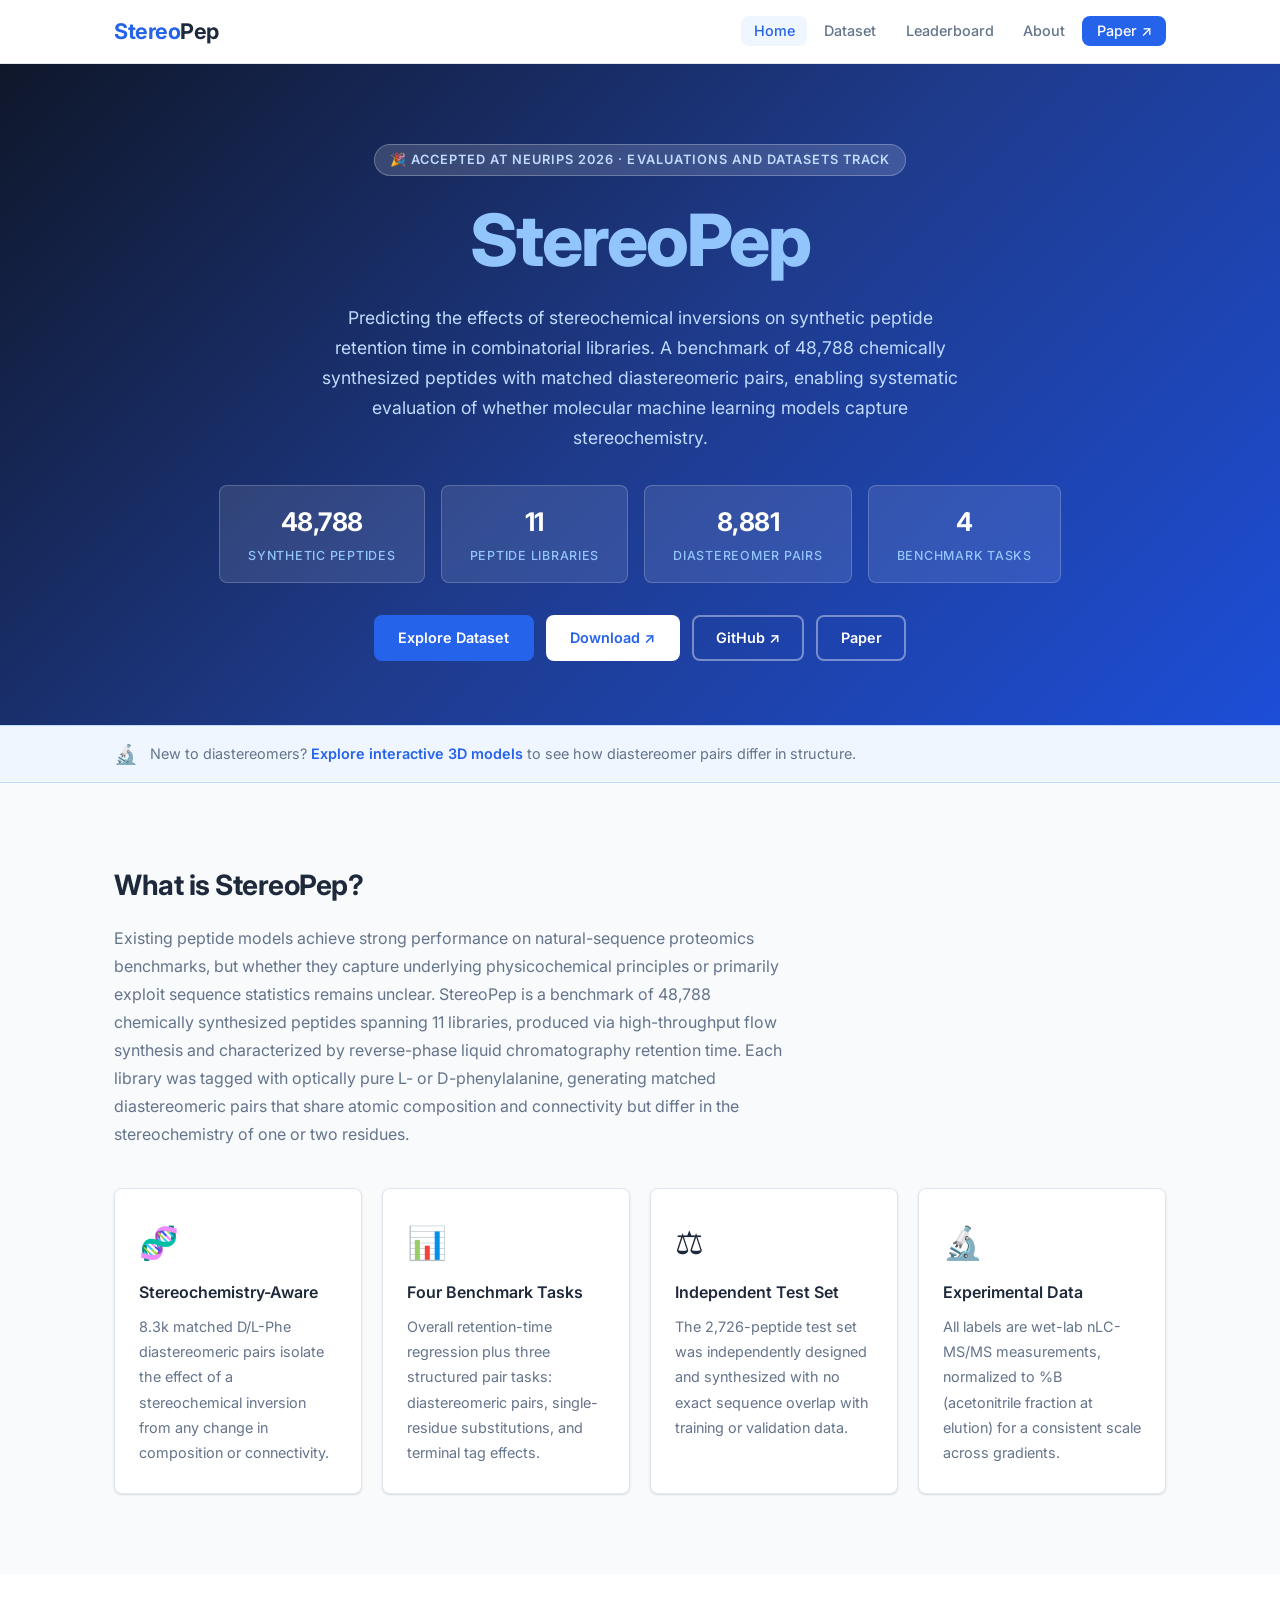
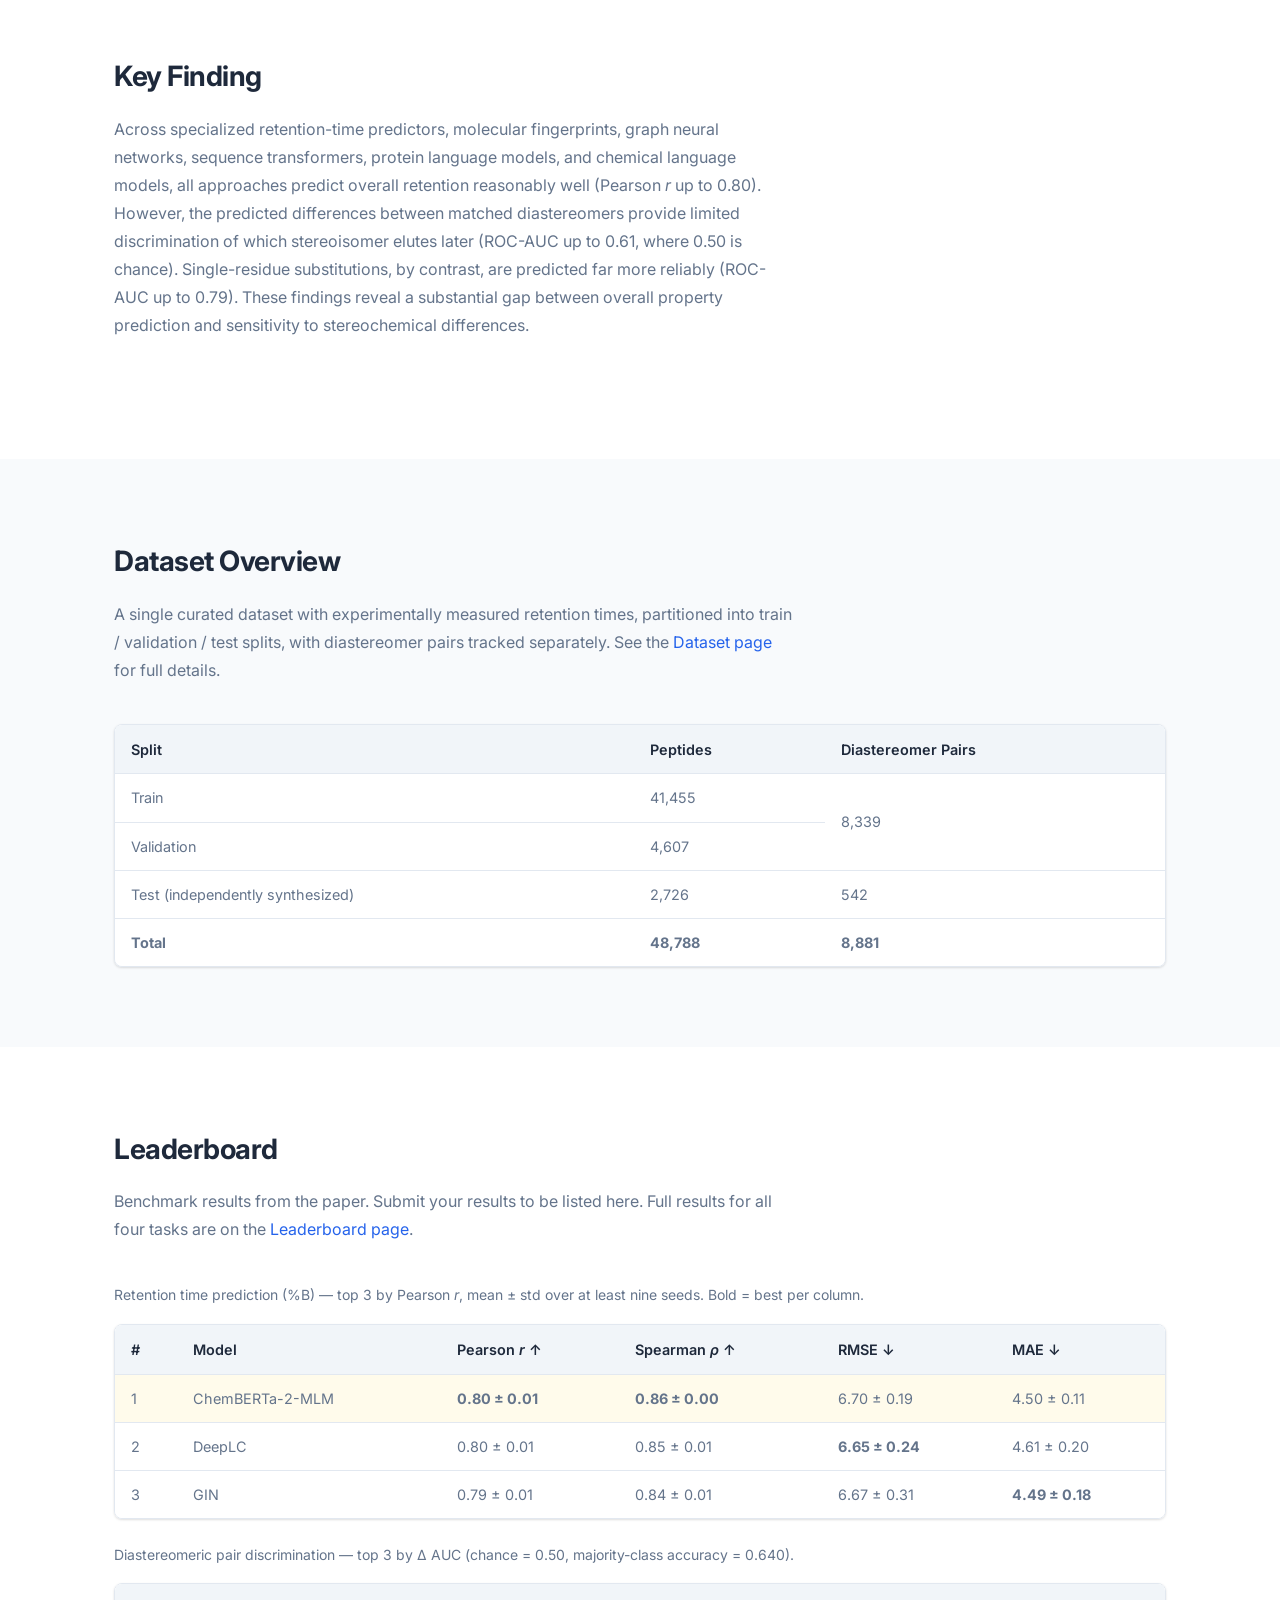
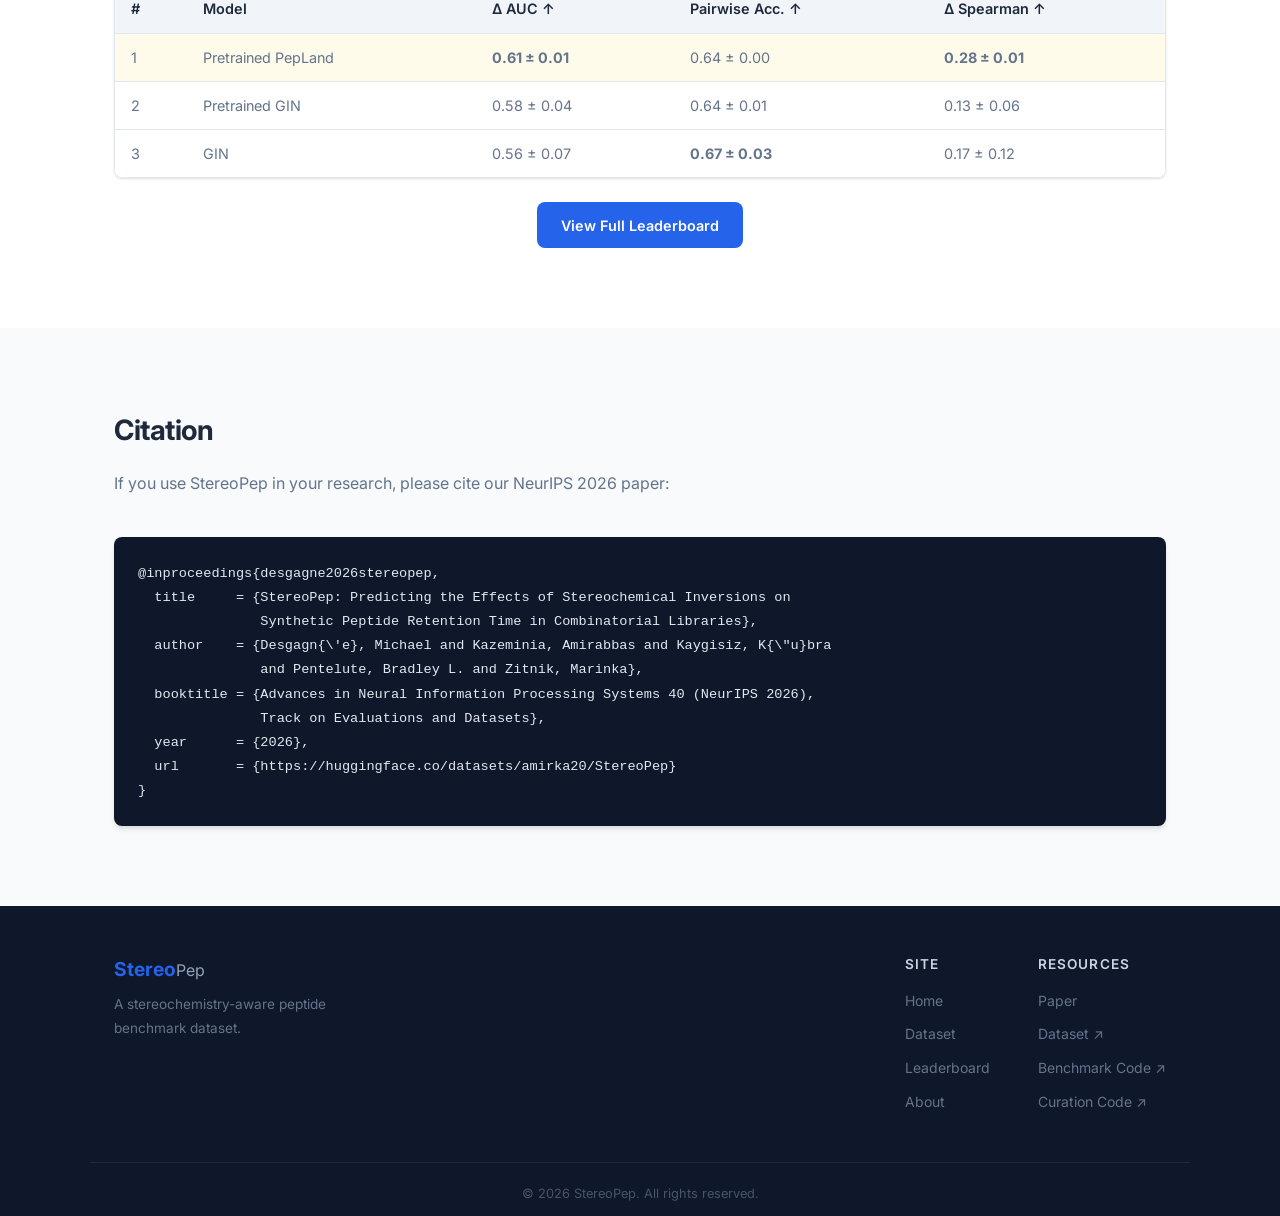
<file: index.html>
<!DOCTYPE html>
<html lang="en">
<head>
  <meta charset="UTF-8" />
  <meta name="viewport" content="width=device-width, initial-scale=1.0" />
  <title>StereoPep — Stereochemistry-aware Peptide Benchmark Dataset</title>
  <meta name="description" content="StereoPep: a NeurIPS 2026 benchmark of 48,788 synthetic peptides with experimentally measured retention times, including matched D/L-Phe diastereomeric pairs for evaluating stereochemistry-aware molecular models." />
  <link rel="stylesheet" href="css/style.css" />
  <link rel="preconnect" href="https://fonts.googleapis.com" />
  <link href="https://fonts.googleapis.com/css2?family=Inter:wght@300;400;500;600;700&family=JetBrains+Mono:wght@400;500&display=swap" rel="stylesheet" />
</head>
<body>

  <!-- ── Navigation ────────────────────────────────────────────────── -->
  <nav class="navbar">
    <div class="container nav-inner">
      <a class="nav-logo" href="index.html">
        <span class="logo-accent">Stereo</span>Pep
      </a>
      <ul class="nav-links">
        <li><a href="index.html" class="active">Home</a></li>
        <li><a href="dataset.html">Dataset</a></li>
        <li><a href="leaderboard.html">Leaderboard</a></li>
        <li><a href="about.html">About</a></li>
        <li>
          <a href="#" class="btn-nav" target="_blank" rel="noopener">
            Paper ↗
          </a>
        </li>
      </ul>
      <button class="hamburger" aria-label="Toggle menu">&#9776;</button>
    </div>
  </nav>

  <!-- ── Hero ──────────────────────────────────────────────────────── -->
  <header class="hero">
    <div class="container hero-inner">
      <div class="hero-badge">🎉 Accepted at NeurIPS 2026 · Evaluations and Datasets Track</div>
      <h1 class="hero-title">
        <span class="accent">StereoPep</span>
      </h1>
      <p class="hero-subtitle">
        Predicting the effects of stereochemical inversions on synthetic peptide retention time
        in combinatorial libraries. A benchmark of 48,788 chemically synthesized peptides with
        matched diastereomeric pairs, enabling systematic evaluation of whether molecular machine
        learning models capture stereochemistry.
      </p>
      <div class="hero-stats">
        <div class="stat-card">
          <span class="stat-num">48,788</span>
          <span class="stat-label">Synthetic Peptides</span>
        </div>
        <div class="stat-card">
          <span class="stat-num">11</span>
          <span class="stat-label">Peptide Libraries</span>
        </div>
        <div class="stat-card">
          <span class="stat-num">8,881</span>
          <span class="stat-label">Diastereomer Pairs</span>
        </div>
        <div class="stat-card">
          <span class="stat-num">4</span>
          <span class="stat-label">Benchmark Tasks</span>
        </div>
      </div>
      <div class="hero-actions">
        <a href="dataset.html" class="btn btn-primary">Explore Dataset</a>
        <a href="https://huggingface.co/datasets/amirka20/StereoPep" class="btn btn-secondary" target="_blank" rel="noopener">Download ↗</a>
        <a href="https://github.com/amirika20/StereoPep-Benchmarks" class="btn btn-outline" target="_blank" rel="noopener">GitHub ↗</a>
        <a href="#" class="btn btn-outline" target="_blank" rel="noopener">Paper</a>
      </div>
    </div>
  </header>

  <!-- ── Diastereomer teaser ───────────────────────────────────────── -->
  <div class="diast-teaser">
    <div class="container">
      <div class="diast-teaser-inner">
        <span class="diast-teaser-icon">🔬</span>
        <p>New to diastereomers? <a href="about.html#diastereomers-3d">Explore interactive 3D models</a> to see how diastereomer pairs differ in structure.</p>
      </div>
    </div>
  </div>

  <!-- ── Overview ──────────────────────────────────────────────────── -->
  <section class="section section-light" id="overview">
    <div class="container">
      <h2 class="section-title">What is StereoPep?</h2>
      <p class="section-desc">
        Existing peptide models achieve strong performance on natural-sequence proteomics benchmarks,
        but whether they capture underlying physicochemical principles or primarily exploit sequence
        statistics remains unclear. StereoPep is a benchmark of 48,788 chemically synthesized peptides
        spanning 11 libraries, produced via high-throughput flow synthesis and characterized by
        reverse-phase liquid chromatography retention time. Each library was tagged with optically pure
        L- or D-phenylalanine, generating matched diastereomeric pairs that share atomic composition and
        connectivity but differ in the stereochemistry of one or two residues.
      </p>
      <div class="card-grid">
        <div class="card">
          <div class="card-icon">🧬</div>
          <h3>Stereochemistry-Aware</h3>
          <p>8.3k matched D/L-Phe diastereomeric pairs isolate the effect of a stereochemical inversion from any change in composition or connectivity.</p>
        </div>
        <div class="card">
          <div class="card-icon">📊</div>
          <h3>Four Benchmark Tasks</h3>
          <p>Overall retention-time regression plus three structured pair tasks: diastereomeric pairs, single-residue substitutions, and terminal tag effects.</p>
        </div>
        <div class="card">
          <div class="card-icon">⚖️</div>
          <h3>Independent Test Set</h3>
          <p>The 2,726-peptide test set was independently designed and synthesized with no exact sequence overlap with training or validation data.</p>
        </div>
        <div class="card">
          <div class="card-icon">🔬</div>
          <h3>Experimental Data</h3>
          <p>All labels are wet-lab nLC-MS/MS measurements, normalized to %B (acetonitrile fraction at elution) for a consistent scale across gradients.</p>
        </div>
      </div>
    </div>
  </section>

  <!-- ── Key finding ───────────────────────────────────────────────── -->
  <section class="section section-white" id="key-finding">
    <div class="container">
      <h2 class="section-title">Key Finding</h2>
      <p class="section-desc">
        Across specialized retention-time predictors, molecular fingerprints, graph neural networks,
        sequence transformers, protein language models, and chemical language models, all approaches
        predict overall retention reasonably well (Pearson <em>r</em> up to 0.80). However, the predicted
        differences between matched diastereomers provide limited discrimination of which stereoisomer
        elutes later (ROC-AUC up to 0.61, where 0.50 is chance). Single-residue substitutions, by contrast,
        are predicted far more reliably (ROC-AUC up to 0.79). These findings reveal a substantial gap
        between overall property prediction and sensitivity to stereochemical differences.
      </p>
    </div>
  </section>

  <!-- ── Dataset Summary ───────────────────────────────────────────── -->
  <section class="section section-light" id="datasets">
    <div class="container">
      <h2 class="section-title">Dataset Overview</h2>
      <p class="section-desc">
        A single curated dataset with experimentally measured retention times, partitioned into
        train / validation / test splits, with diastereomer pairs tracked separately.
        See the <a href="dataset.html">Dataset page</a> for full details.
      </p>
      <div class="table-wrapper">
        <table class="data-table">
          <thead>
            <tr>
              <th>Split</th>
              <th>Peptides</th>
              <th>Diastereomer Pairs</th>
            </tr>
          </thead>
          <tbody>
            <tr>
              <td>Train</td>
              <td>41,455</td>
              <td rowspan="2" style="vertical-align: middle;">8,339</td>
            </tr>
            <tr>
              <td>Validation</td>
              <td>4,607</td>
            </tr>
            <tr>
              <td>Test (independently synthesized)</td>
              <td>2,726</td>
              <td>542</td>
            </tr>
            <tr>
              <td><strong>Total</strong></td>
              <td><strong>48,788</strong></td>
              <td><strong>8,881</strong></td>
            </tr>
          </tbody>
        </table>
      </div>
    </div>
  </section>

  <!-- ── Leaderboard Preview ───────────────────────────────────────── -->
  <section class="section section-white" id="leaderboard-preview">
    <div class="container">
      <h2 class="section-title">Leaderboard</h2>
      <p class="section-desc">
        Benchmark results from the paper. Submit your results to be listed here.
        Full results for all four tasks are on the <a href="leaderboard.html">Leaderboard page</a>.
      </p>
      <p style="margin-bottom: 1rem; color: var(--text-muted); font-size: 0.875rem;">Retention time prediction (%B) — top 3 by Pearson <em>r</em>, mean ± std over at least nine seeds. Bold = best per column.</p>
      <div class="table-wrapper">
        <table class="data-table">
          <thead>
            <tr>
              <th>#</th>
              <th>Model</th>
              <th>Pearson <em>r</em> ↑</th>
              <th>Spearman <em>ρ</em> ↑</th>
              <th>RMSE ↓</th>
              <th>MAE ↓</th>
            </tr>
          </thead>
          <tbody>
            <tr class="rank-1">
              <td>1</td>
              <td>ChemBERTa-2-MLM</td>
              <td><strong>0.80 ± 0.01</strong></td>
              <td><strong>0.86 ± 0.00</strong></td>
              <td>6.70 ± 0.19</td>
              <td>4.50 ± 0.11</td>
            </tr>
            <tr>
              <td>2</td>
              <td>DeepLC</td>
              <td>0.80 ± 0.01</td>
              <td>0.85 ± 0.01</td>
              <td><strong>6.65 ± 0.24</strong></td>
              <td>4.61 ± 0.20</td>
            </tr>
            <tr>
              <td>3</td>
              <td>GIN</td>
              <td>0.79 ± 0.01</td>
              <td>0.84 ± 0.01</td>
              <td>6.67 ± 0.31</td>
              <td><strong>4.49 ± 0.18</strong></td>
            </tr>
          </tbody>
        </table>
      </div>
      <p style="margin: 1.5rem 0 1rem; color: var(--text-muted); font-size: 0.875rem;">Diastereomeric pair discrimination — top 3 by Δ AUC (chance = 0.50, majority-class accuracy = 0.640).</p>
      <div class="table-wrapper">
        <table class="data-table">
          <thead>
            <tr>
              <th>#</th>
              <th>Model</th>
              <th>Δ AUC ↑</th>
              <th>Pairwise Acc. ↑</th>
              <th>Δ Spearman ↑</th>
            </tr>
          </thead>
          <tbody>
            <tr class="rank-1">
              <td>1</td>
              <td>Pretrained PepLand</td>
              <td><strong>0.61 ± 0.01</strong></td>
              <td>0.64 ± 0.00</td>
              <td><strong>0.28 ± 0.01</strong></td>
            </tr>
            <tr>
              <td>2</td>
              <td>Pretrained GIN</td>
              <td>0.58 ± 0.04</td>
              <td>0.64 ± 0.01</td>
              <td>0.13 ± 0.06</td>
            </tr>
            <tr>
              <td>3</td>
              <td>GIN</td>
              <td>0.56 ± 0.07</td>
              <td><strong>0.67 ± 0.03</strong></td>
              <td>0.17 ± 0.12</td>
            </tr>
          </tbody>
        </table>
      </div>
      <div style="text-align:center; margin-top: 1.5rem;">
        <a href="leaderboard.html" class="btn btn-primary">View Full Leaderboard</a>
      </div>
    </div>
  </section>

  <!-- ── Citation ───────────────────────────────────────────────────── -->
  <section class="section section-light" id="citation">
    <div class="container">
      <h2 class="section-title">Citation</h2>
      <p class="section-desc">
        If you use StereoPep in your research, please cite our NeurIPS 2026 paper:
      </p>
      <pre class="code-block"><code>@inproceedings{desgagne2026stereopep,
  title     = {StereoPep: Predicting the Effects of Stereochemical Inversions on
               Synthetic Peptide Retention Time in Combinatorial Libraries},
  author    = {Desgagn{\'e}, Michael and Kazeminia, Amirabbas and Kaygisiz, K{\"u}bra
               and Pentelute, Bradley L. and Zitnik, Marinka},
  booktitle = {Advances in Neural Information Processing Systems 40 (NeurIPS 2026),
               Track on Evaluations and Datasets},
  year      = {2026},
  url       = {https://huggingface.co/datasets/amirka20/StereoPep}
}</code></pre>
    </div>
  </section>

  <!-- ── Footer ────────────────────────────────────────────────────── -->
  <footer class="footer">
    <div class="container footer-inner">
      <div class="footer-brand">
        <span class="logo-accent">Stereo</span>Pep
        <p>A stereochemistry-aware peptide benchmark dataset.</p>
      </div>
      <div class="footer-links">
        <div class="footer-col">
          <h4>Site</h4>
          <ul>
            <li><a href="index.html">Home</a></li>
            <li><a href="dataset.html">Dataset</a></li>
            <li><a href="leaderboard.html">Leaderboard</a></li>
            <li><a href="about.html">About</a></li>
          </ul>
        </div>
        <div class="footer-col">
          <h4>Resources</h4>
          <ul>
            <li><a href="#" target="_blank" rel="noopener">Paper</a></li>
            <li><a href="https://huggingface.co/datasets/amirka20/StereoPep" target="_blank" rel="noopener">Dataset ↗</a></li>
            <li><a href="https://github.com/amirika20/StereoPep-Benchmarks" target="_blank" rel="noopener">Benchmark Code ↗</a></li>
            <li><a href="https://github.com/amirika20/StereoPep-Curation" target="_blank" rel="noopener">Curation Code ↗</a></li>
          </ul>
        </div>
      </div>
    </div>
    <div class="footer-bottom">
      <p>&copy; 2026 StereoPep. All rights reserved.</p>
    </div>
  </footer>

  <script src="js/main.js"></script>
</body>
</html>
</file>
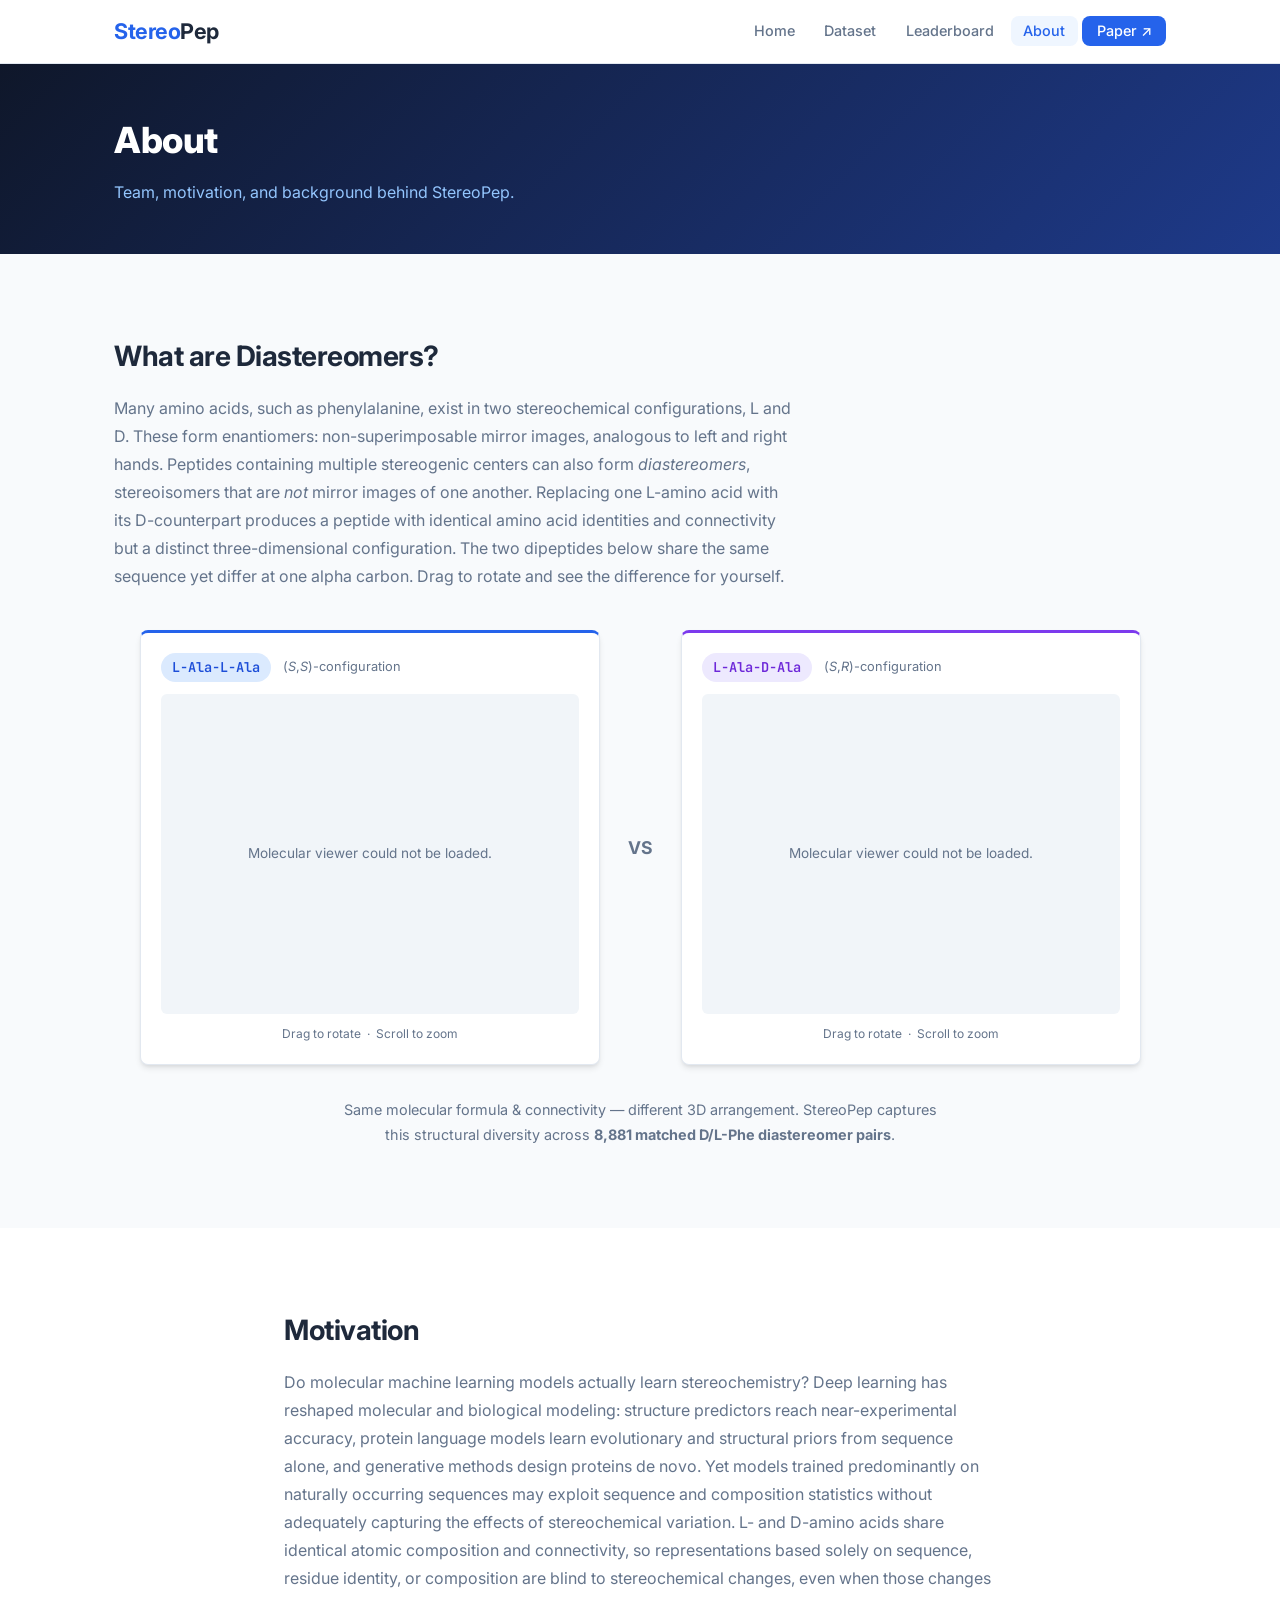
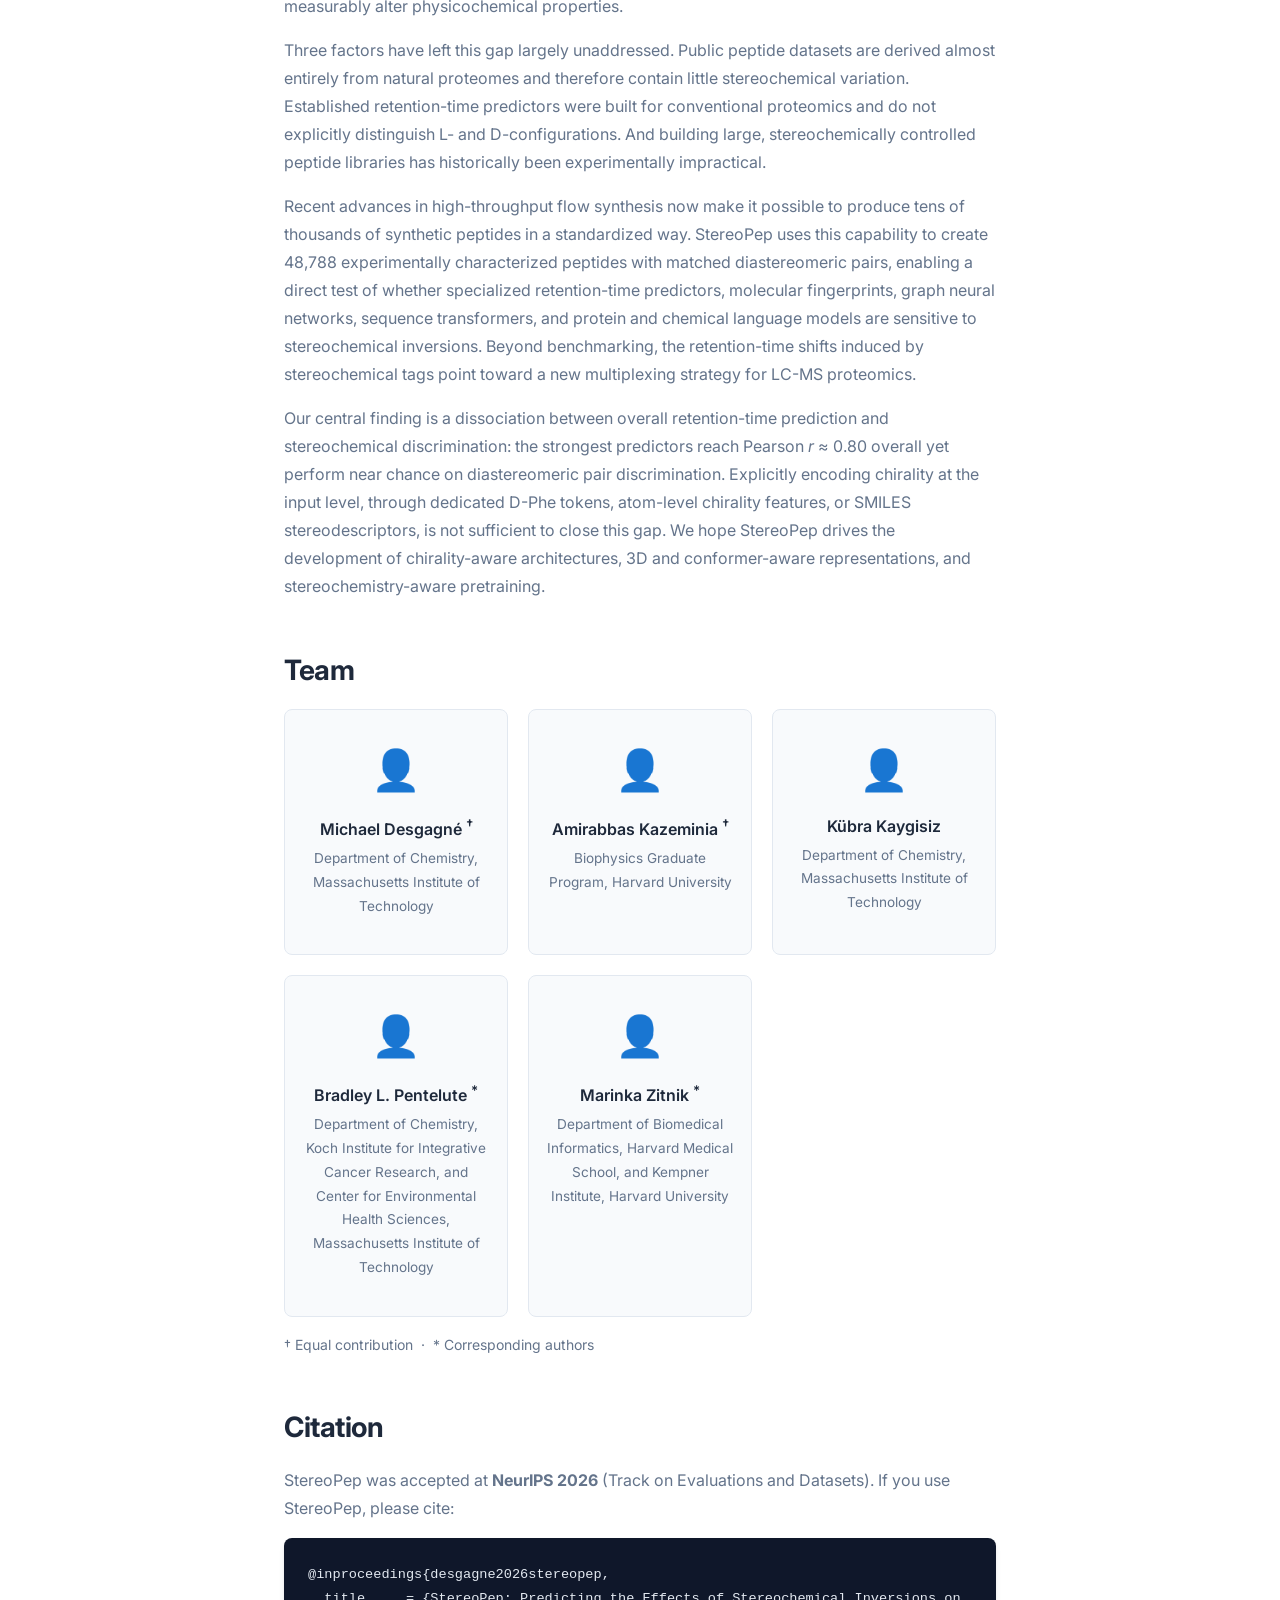
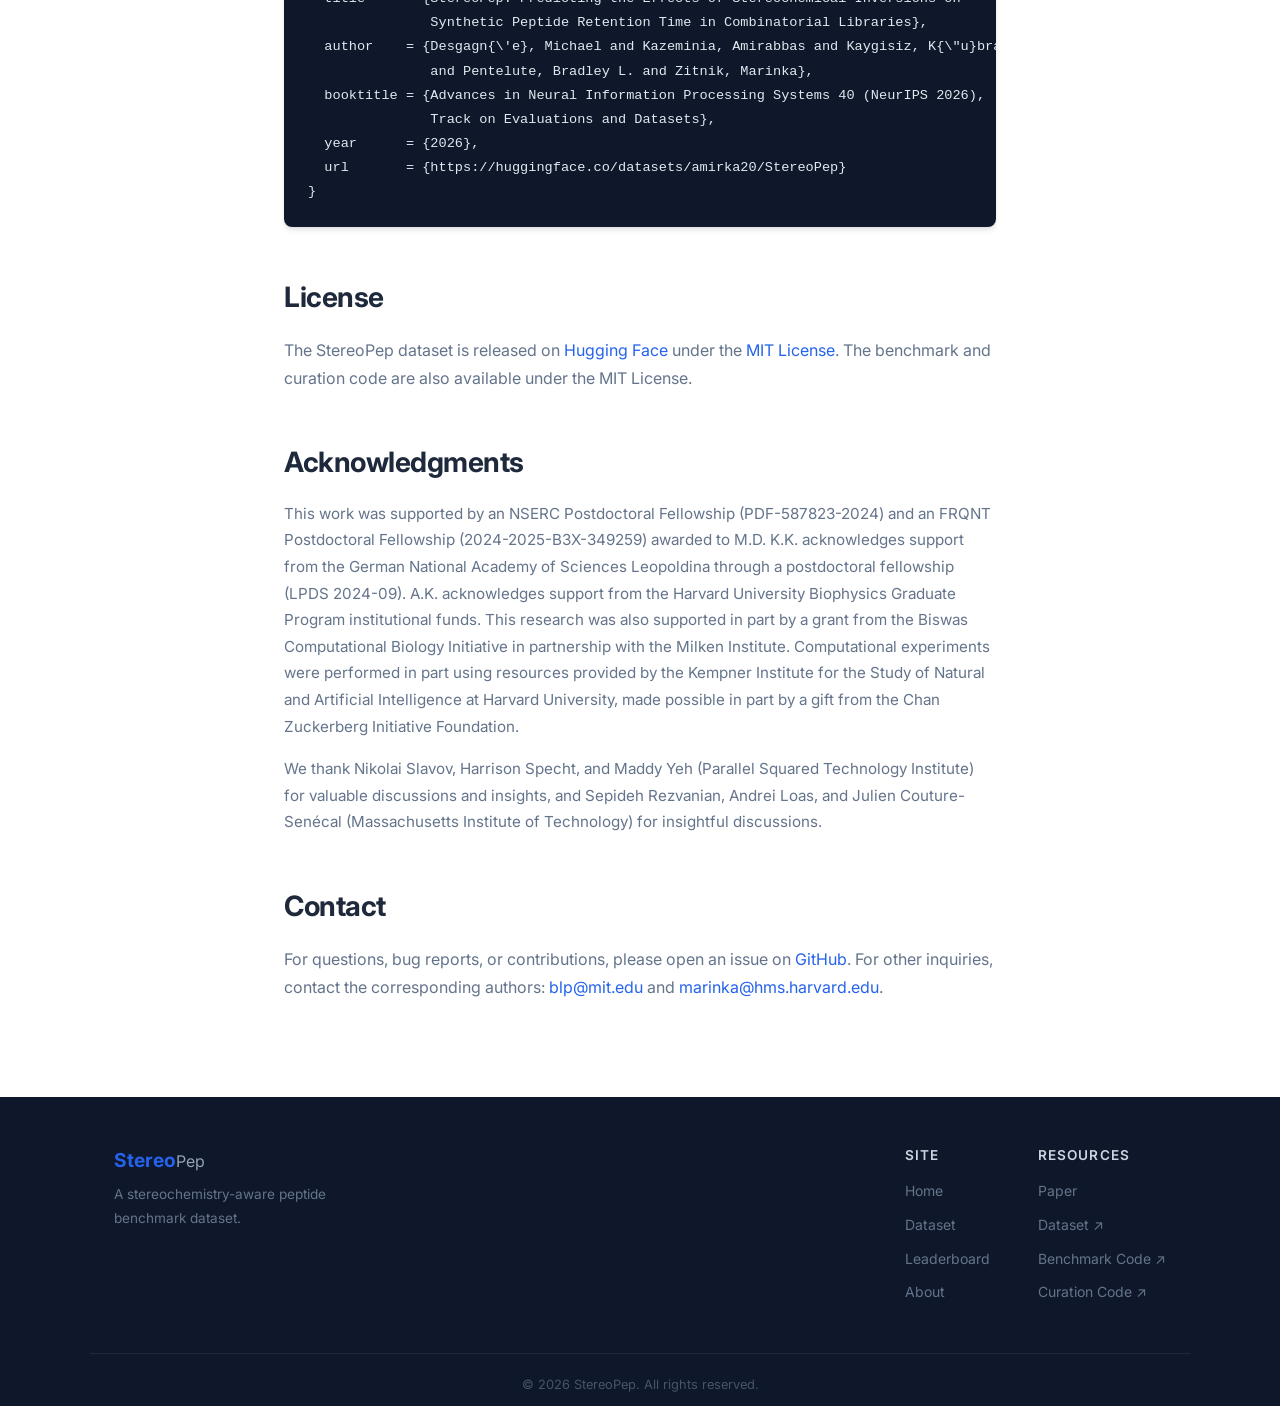
<file: about.html>
<!DOCTYPE html>
<html lang="en">
<head>
  <meta charset="UTF-8" />
  <meta name="viewport" content="width=device-width, initial-scale=1.0" />
  <title>About — StereoPep</title>
  <link rel="stylesheet" href="css/style.css" />
  <link rel="preconnect" href="https://fonts.googleapis.com" />
  <link href="https://fonts.googleapis.com/css2?family=Inter:wght@300;400;500;600;700&family=JetBrains+Mono:wght@400;500&display=swap" rel="stylesheet" />
</head>
<body>

  <nav class="navbar">
    <div class="container nav-inner">
      <a class="nav-logo" href="index.html"><span class="logo-accent">Stereo</span>Pep</a>
      <ul class="nav-links">
        <li><a href="index.html">Home</a></li>
        <li><a href="dataset.html">Dataset</a></li>
        <li><a href="leaderboard.html">Leaderboard</a></li>
        <li><a href="about.html" class="active">About</a></li>
        <li><a href="#" class="btn-nav" target="_blank" rel="noopener">Paper ↗</a></li>
      </ul>
      <button class="hamburger" aria-label="Toggle menu">&#9776;</button>
    </div>
  </nav>

  <div class="page-header">
    <div class="container">
      <h1>About</h1>
      <p>Team, motivation, and background behind StereoPep.</p>
    </div>
  </div>

  <!-- ── Diastereomer 3D Viewer ────────────────────────────────────── -->
  <section class="section section-light" id="diastereomers-3d">
    <div class="container">
      <h2 class="section-title">What are Diastereomers?</h2>
      <p class="section-desc">
        Many amino acids, such as phenylalanine, exist in two stereochemical configurations, L and D. These form
        enantiomers: non-superimposable mirror images, analogous to left and right hands. Peptides containing
        multiple stereogenic centers can also form <em>diastereomers</em>, stereoisomers that are <em>not</em> mirror
        images of one another. Replacing one L-amino acid with its D-counterpart produces a peptide with identical
        amino acid identities and connectivity but a distinct three-dimensional configuration. The two dipeptides
        below share the same sequence yet differ at one alpha carbon. Drag to rotate and see the difference for yourself.
      </p>
      <div class="mol-viewer-row">
        <div class="mol-card mol-card-ll">
          <div class="mol-card-header">
            <span class="mol-badge mol-badge-ll">L-Ala-L-Ala</span>
            <span class="mol-config">(<em>S</em>,<em>S</em>)-configuration</span>
          </div>
          <div id="viewer-ll" class="mol-canvas">
            <div class="mol-loading">Loading molecule&hellip;</div>
          </div>
          <p class="mol-hint">Drag to rotate &nbsp;&middot;&nbsp; Scroll to zoom</p>
        </div>

        <div class="mol-vs">VS</div>

        <div class="mol-card mol-card-ld">
          <div class="mol-card-header">
            <span class="mol-badge mol-badge-ld">L-Ala-D-Ala</span>
            <span class="mol-config">(<em>S</em>,<em>R</em>)-configuration</span>
          </div>
          <div id="viewer-ld" class="mol-canvas">
            <div class="mol-loading">Loading molecule&hellip;</div>
          </div>
          <p class="mol-hint">Drag to rotate &nbsp;&middot;&nbsp; Scroll to zoom</p>
        </div>
      </div>
      <p class="mol-note">
        Same molecular formula &amp; connectivity &mdash; different 3D arrangement.
        StereoPep captures this structural diversity across <strong>8,881 matched D/L-Phe diastereomer pairs</strong>.
      </p>
    </div>
  </section>

  <section class="section section-white">
    <div class="container narrow">
      <h2 class="section-title">Motivation</h2>
      <p>
        Do molecular machine learning models actually learn stereochemistry? Deep learning has reshaped molecular
        and biological modeling: structure predictors reach near-experimental accuracy, protein language models
        learn evolutionary and structural priors from sequence alone, and generative methods design proteins de novo.
        Yet models trained predominantly on naturally occurring sequences may exploit sequence and composition
        statistics without adequately capturing the effects of stereochemical variation. L- and D-amino acids share
        identical atomic composition and connectivity, so representations based solely on sequence, residue identity,
        or composition are blind to stereochemical changes, even when those changes measurably alter physicochemical
        properties.
      </p>
      <p>
        Three factors have left this gap largely unaddressed. Public peptide datasets are derived almost entirely from
        natural proteomes and therefore contain little stereochemical variation. Established retention-time predictors
        were built for conventional proteomics and do not explicitly distinguish L- and D-configurations. And building
        large, stereochemically controlled peptide libraries has historically been experimentally impractical.
      </p>
      <p>
        Recent advances in high-throughput flow synthesis now make it possible to produce tens of thousands of synthetic
        peptides in a standardized way. StereoPep uses this capability to create 48,788 experimentally characterized
        peptides with matched diastereomeric pairs, enabling a direct test of whether specialized retention-time
        predictors, molecular fingerprints, graph neural networks, sequence transformers, and protein and chemical
        language models are sensitive to stereochemical inversions. Beyond benchmarking, the retention-time shifts
        induced by stereochemical tags point toward a new multiplexing strategy for LC-MS proteomics.
      </p>
      <p>
        Our central finding is a dissociation between overall retention-time prediction and stereochemical
        discrimination: the strongest predictors reach Pearson <em>r</em> ≈ 0.80 overall yet perform near chance on
        diastereomeric pair discrimination. Explicitly encoding chirality at the input level, through dedicated D-Phe
        tokens, atom-level chirality features, or SMILES stereodescriptors, is not sufficient to close this gap. We hope
        StereoPep drives the development of chirality-aware architectures, 3D and conformer-aware representations, and
        stereochemistry-aware pretraining.
      </p>

      <h2 class="section-title" style="margin-top: 3rem;">Team</h2>
      <div class="team-grid">
        <div class="team-card">
          <div class="team-avatar">👤</div>
          <h4>Michael Desgagné <sup>†</sup></h4>
          <p>Department of Chemistry, Massachusetts Institute of Technology</p>
        </div>
        <div class="team-card">
          <div class="team-avatar">👤</div>
          <h4>Amirabbas Kazeminia <sup>†</sup></h4>
          <p>Biophysics Graduate Program, Harvard University</p>
        </div>
        <div class="team-card">
          <div class="team-avatar">👤</div>
          <h4>Kübra Kaygisiz</h4>
          <p>Department of Chemistry, Massachusetts Institute of Technology</p>
        </div>
        <div class="team-card">
          <div class="team-avatar">👤</div>
          <h4>Bradley L. Pentelute <sup>*</sup></h4>
          <p>Department of Chemistry, Koch Institute for Integrative Cancer Research, and Center for Environmental Health Sciences, Massachusetts Institute of Technology</p>
        </div>
        <div class="team-card">
          <div class="team-avatar">👤</div>
          <h4>Marinka Zitnik <sup>*</sup></h4>
          <p>Department of Biomedical Informatics, Harvard Medical School, and Kempner Institute, Harvard University</p>
        </div>
      </div>
      <p style="margin-top: 1rem; font-size: 0.875rem; color: var(--text-muted);">† Equal contribution &nbsp;·&nbsp; * Corresponding authors</p>

      <h2 class="section-title" style="margin-top: 3rem;">Citation</h2>
      <p>
        StereoPep was accepted at <strong>NeurIPS 2026</strong> (Track on Evaluations and Datasets).
        If you use StereoPep, please cite:
      </p>
      <pre class="code-block"><code>@inproceedings{desgagne2026stereopep,
  title     = {StereoPep: Predicting the Effects of Stereochemical Inversions on
               Synthetic Peptide Retention Time in Combinatorial Libraries},
  author    = {Desgagn{\'e}, Michael and Kazeminia, Amirabbas and Kaygisiz, K{\"u}bra
               and Pentelute, Bradley L. and Zitnik, Marinka},
  booktitle = {Advances in Neural Information Processing Systems 40 (NeurIPS 2026),
               Track on Evaluations and Datasets},
  year      = {2026},
  url       = {https://huggingface.co/datasets/amirka20/StereoPep}
}</code></pre>

      <h2 class="section-title" style="margin-top: 3rem;">License</h2>
      <p>
        The StereoPep dataset is released on
        <a href="https://huggingface.co/datasets/amirka20/StereoPep" target="_blank" rel="noopener">Hugging Face</a>
        under the <a href="https://opensource.org/licenses/MIT" target="_blank" rel="noopener">MIT License</a>.
        The benchmark and curation code are also available under the MIT License.
      </p>

      <h2 class="section-title" style="margin-top: 3rem;">Acknowledgments</h2>
      <p style="font-size: 0.95rem;">
        This work was supported by an NSERC Postdoctoral Fellowship (PDF-587823-2024) and an FRQNT Postdoctoral
        Fellowship (2024-2025-B3X-349259) awarded to M.D. K.K. acknowledges support from the German National Academy
        of Sciences Leopoldina through a postdoctoral fellowship (LPDS 2024-09). A.K. acknowledges support from the
        Harvard University Biophysics Graduate Program institutional funds. This research was also supported in part
        by a grant from the Biswas Computational Biology Initiative in partnership with the Milken Institute.
        Computational experiments were performed in part using resources provided by the Kempner Institute for the
        Study of Natural and Artificial Intelligence at Harvard University, made possible in part by a gift from the
        Chan Zuckerberg Initiative Foundation.
      </p>
      <p style="font-size: 0.95rem;">
        We thank Nikolai Slavov, Harrison Specht, and Maddy Yeh (Parallel Squared Technology Institute) for valuable
        discussions and insights, and Sepideh Rezvanian, Andrei Loas, and Julien Couture-Senécal (Massachusetts
        Institute of Technology) for insightful discussions.
      </p>

      <h2 class="section-title" style="margin-top: 3rem;">Contact</h2>
      <p>
        For questions, bug reports, or contributions, please open an issue on
        <a href="https://github.com/amirika20/StereoPep-Benchmarks" target="_blank" rel="noopener">GitHub</a>.
        For other inquiries, contact the corresponding authors:
        <a href="mailto:blp@mit.edu">blp@mit.edu</a> and
        <a href="mailto:marinka@hms.harvard.edu">marinka@hms.harvard.edu</a>.
      </p>
    </div>
  </section>

  <footer class="footer">
    <div class="container footer-inner">
      <div class="footer-brand">
        <span class="logo-accent">Stereo</span>Pep
        <p>A stereochemistry-aware peptide benchmark dataset.</p>
      </div>
      <div class="footer-links">
        <div class="footer-col">
          <h4>Site</h4>
          <ul>
            <li><a href="index.html">Home</a></li>
            <li><a href="dataset.html">Dataset</a></li>
            <li><a href="leaderboard.html">Leaderboard</a></li>
            <li><a href="about.html">About</a></li>
          </ul>
        </div>
        <div class="footer-col">
          <h4>Resources</h4>
          <ul>
            <li><a href="#" target="_blank" rel="noopener">Paper</a></li>
            <li><a href="https://huggingface.co/datasets/amirka20/StereoPep" target="_blank" rel="noopener">Dataset ↗</a></li>
            <li><a href="https://github.com/amirika20/StereoPep-Benchmarks" target="_blank" rel="noopener">Benchmark Code ↗</a></li>
            <li><a href="https://github.com/amirika20/StereoPep-Curation" target="_blank" rel="noopener">Curation Code ↗</a></li>
          </ul>
        </div>
      </div>
    </div>
    <div class="footer-bottom">
      <p>&copy; 2026 StereoPep. All rights reserved.</p>
    </div>
  </footer>

  <script src="js/main.js"></script>

  <script src="https://3dmol.org/build/3Dmol-min.js"></script>
  <script>
  (function () {
    var SMILES = {
      ll: 'N[C@@H](C)C(=O)N[C@@H](C)C(=O)O',
      ld: 'N[C@@H](C)C(=O)N[C@H](C)C(=O)O'
    };

    function fetchSDF(smiles) {
      var url = 'https://pubchem.ncbi.nlm.nih.gov/rest/pug/compound/smiles/' +
                encodeURIComponent(smiles) + '/SDF?record_type=3d';
      return fetch(url).then(function (res) {
        if (!res.ok) throw new Error('HTTP ' + res.status);
        return res.text();
      }).then(function (text) {
        if (text.length < 100 || text.indexOf('PUGREST.NotFound') !== -1)
          throw new Error('Compound not found');
        return text;
      });
    }

    function renderMolecule(containerId, sdfData, bgColor) {
      var el = document.getElementById(containerId);
      if (!el) return;
      var loading = el.querySelector('.mol-loading');
      if (loading) loading.remove();

      var viewer = $3Dmol.createViewer(el, { backgroundColor: bgColor, antialias: true });
      viewer.addModel(sdfData, 'sdf');
      viewer.setStyle({}, {
        stick: { radius: 0.12, colorscheme: 'Jmol' },
        sphere: { scale: 0.25, colorscheme: 'Jmol' }
      });
      viewer.zoomTo();
      viewer.render();
    }

    function showError(containerId, msg) {
      var el = document.getElementById(containerId);
      if (!el) return;
      el.innerHTML = '<div class="mol-error">' + msg + '</div>';
    }

    function init() {
      if (typeof $3Dmol === 'undefined') {
        showError('viewer-ll', 'Molecular viewer could not be loaded.');
        showError('viewer-ld', 'Molecular viewer could not be loaded.');
        return;
      }
      Promise.allSettled([fetchSDF(SMILES.ll), fetchSDF(SMILES.ld)])
        .then(function (results) {
          if (results[0].status === 'fulfilled')
            renderMolecule('viewer-ll', results[0].value, '#eef4ff');
          else
            showError('viewer-ll', 'Could not fetch structure — check your connection.');

          if (results[1].status === 'fulfilled')
            renderMolecule('viewer-ld', results[1].value, '#f5f0ff');
          else
            showError('viewer-ld', 'Could not fetch structure — check your connection.');
        });
    }

    if (document.readyState === 'loading')
      document.addEventListener('DOMContentLoaded', init);
    else
      init();
  })();
  </script>
</body>
</html>
</file>
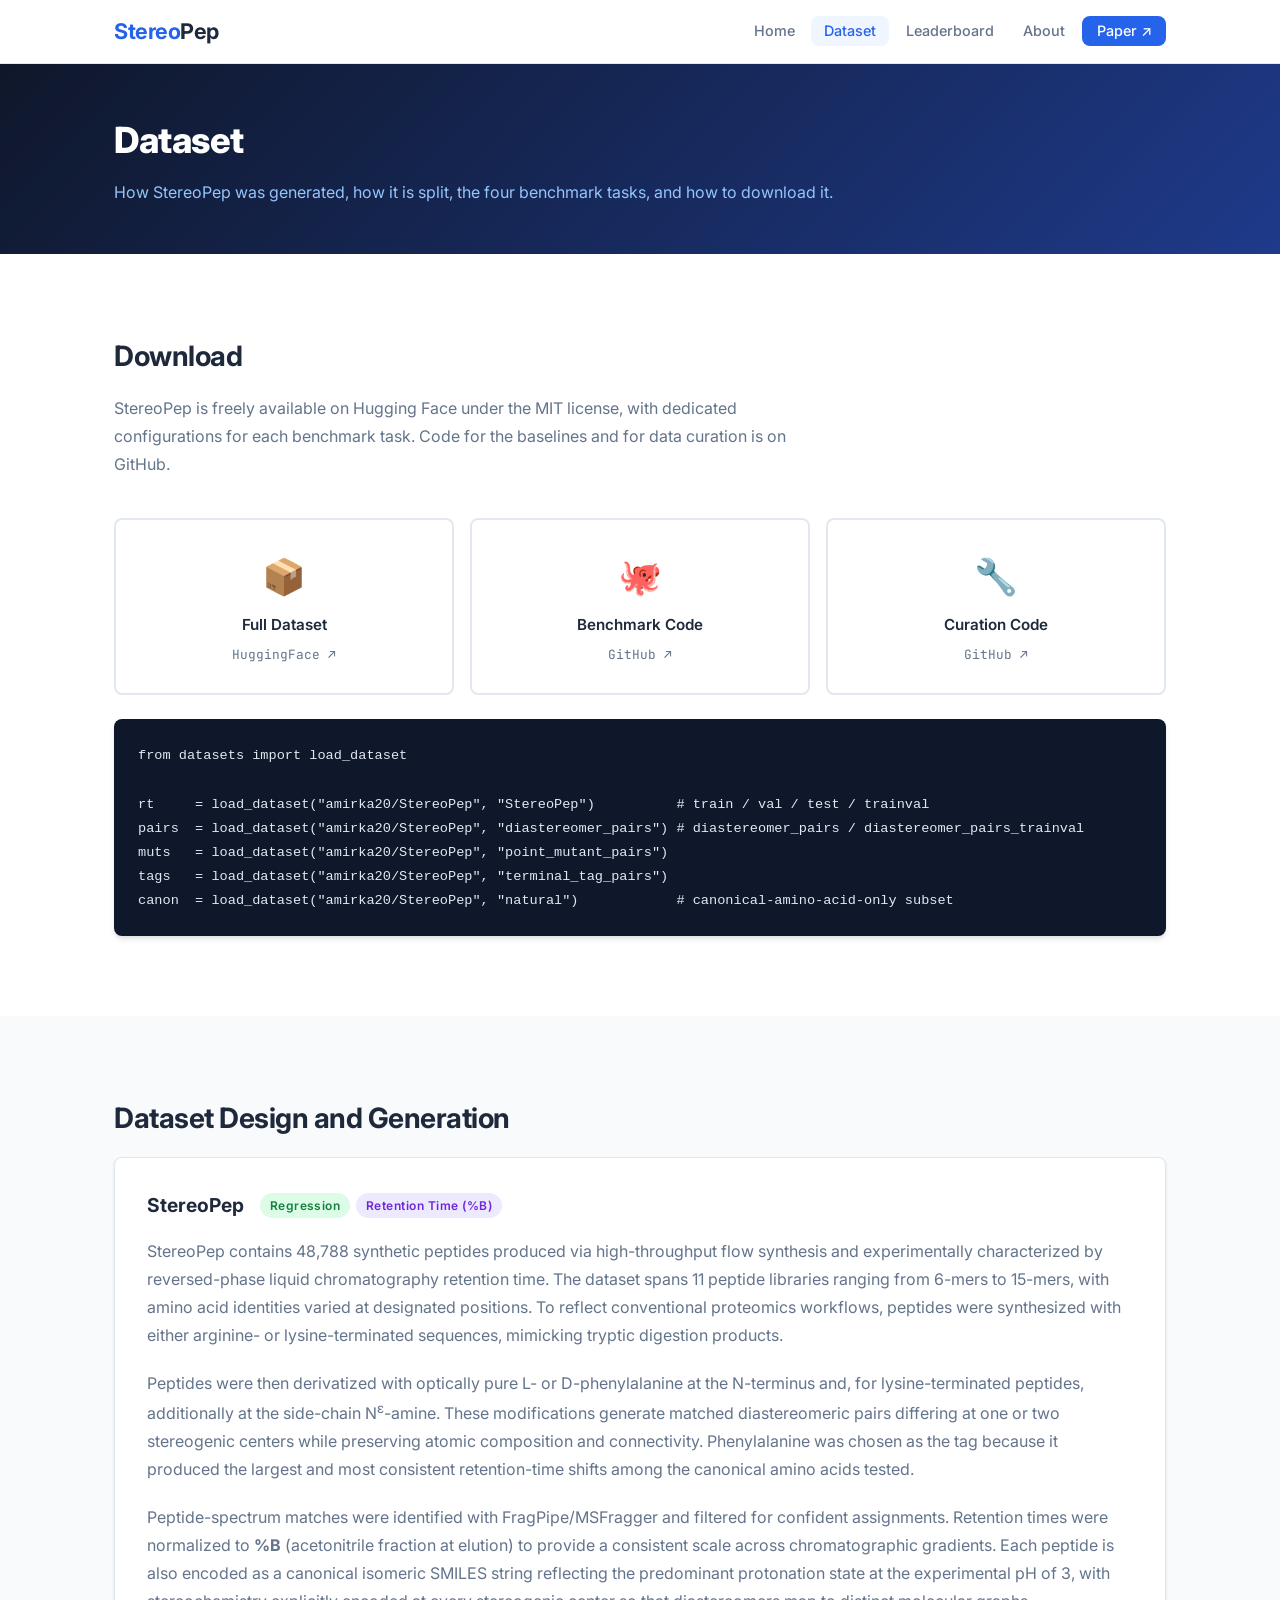
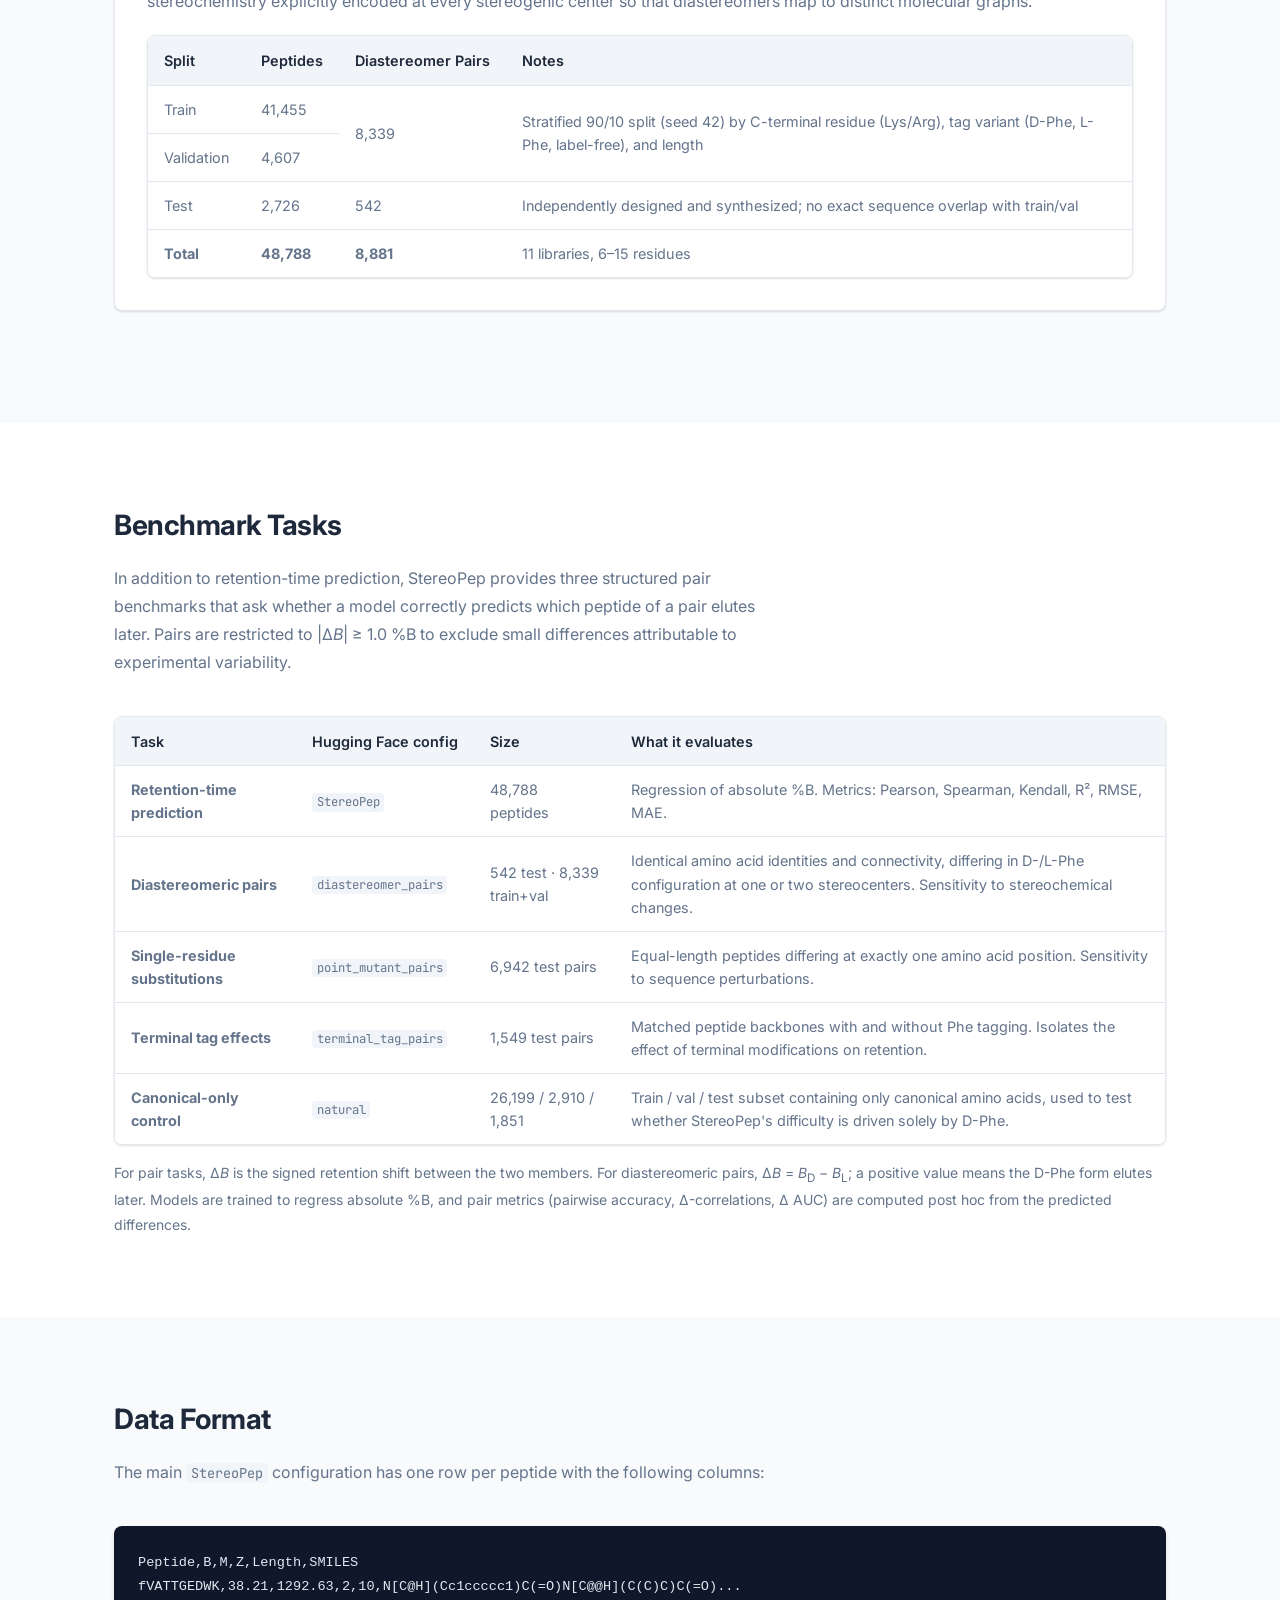
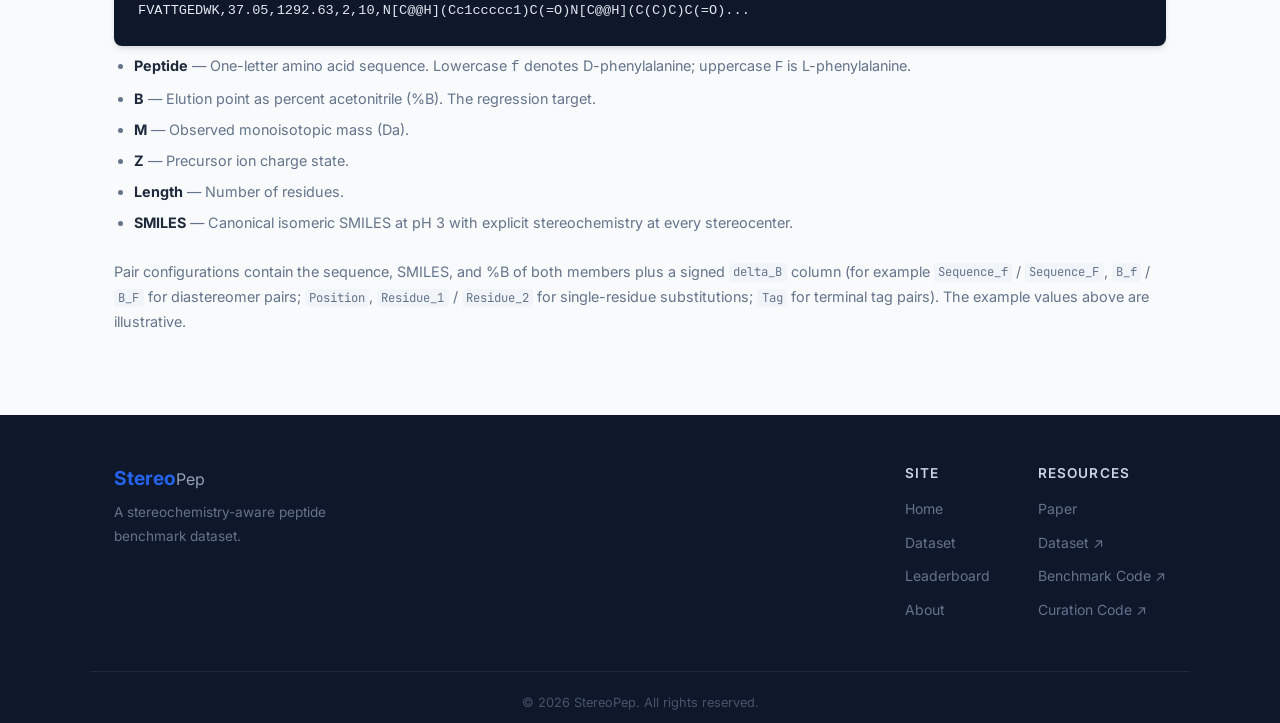
<file: dataset.html>
<!DOCTYPE html>
<html lang="en">
<head>
  <meta charset="UTF-8" />
  <meta name="viewport" content="width=device-width, initial-scale=1.0" />
  <title>Dataset — StereoPep</title>
  <link rel="stylesheet" href="css/style.css" />
  <link rel="preconnect" href="https://fonts.googleapis.com" />
  <link href="https://fonts.googleapis.com/css2?family=Inter:wght@300;400;500;600;700&family=JetBrains+Mono:wght@400;500&display=swap" rel="stylesheet" />
</head>
<body>

  <nav class="navbar">
    <div class="container nav-inner">
      <a class="nav-logo" href="index.html"><span class="logo-accent">Stereo</span>Pep</a>
      <ul class="nav-links">
        <li><a href="index.html">Home</a></li>
        <li><a href="dataset.html" class="active">Dataset</a></li>
        <li><a href="leaderboard.html">Leaderboard</a></li>
        <li><a href="about.html">About</a></li>
        <li><a href="#" class="btn-nav" target="_blank" rel="noopener">Paper ↗</a></li>
      </ul>
      <button class="hamburger" aria-label="Toggle menu">&#9776;</button>
    </div>
  </nav>

  <div class="page-header">
    <div class="container">
      <h1>Dataset</h1>
      <p>How StereoPep was generated, how it is split, the four benchmark tasks, and how to download it.</p>
    </div>
  </div>

  <section class="section section-white">
    <div class="container">
      <h2 class="section-title">Download</h2>
      <p class="section-desc">
        StereoPep is freely available on Hugging Face under the MIT license, with dedicated configurations for
        each benchmark task. Code for the baselines and for data curation is on GitHub.
      </p>
      <div class="download-grid">
        <a href="https://huggingface.co/datasets/amirka20/StereoPep" class="download-card" target="_blank" rel="noopener">
          <span class="dl-icon">📦</span>
          <span class="dl-label">Full Dataset</span>
          <span class="dl-format">HuggingFace ↗</span>
        </a>
        <a href="https://github.com/amirika20/StereoPep-Benchmarks" class="download-card" target="_blank" rel="noopener">
          <span class="dl-icon">🐙</span>
          <span class="dl-label">Benchmark Code</span>
          <span class="dl-format">GitHub ↗</span>
        </a>
        <a href="https://github.com/amirika20/StereoPep-Curation" class="download-card" target="_blank" rel="noopener">
          <span class="dl-icon">🔧</span>
          <span class="dl-label">Curation Code</span>
          <span class="dl-format">GitHub ↗</span>
        </a>
      </div>
      <pre class="code-block" style="margin-top: 1.5rem;"><code>from datasets import load_dataset

rt     = load_dataset("amirka20/StereoPep", "StereoPep")          # train / val / test / trainval
pairs  = load_dataset("amirka20/StereoPep", "diastereomer_pairs") # diastereomer_pairs / diastereomer_pairs_trainval
muts   = load_dataset("amirka20/StereoPep", "point_mutant_pairs")
tags   = load_dataset("amirka20/StereoPep", "terminal_tag_pairs")
canon  = load_dataset("amirka20/StereoPep", "natural")            # canonical-amino-acid-only subset</code></pre>
    </div>
  </section>

  <section class="section section-light">
    <div class="container">
      <h2 class="section-title">Dataset Design and Generation</h2>

      <div class="dataset-entry">
        <div class="dataset-header">
          <h3>StereoPep</h3>
          <div class="dataset-tags">
            <span class="tag tag-reg">Regression</span>
            <span class="tag tag-phys">Retention Time (%B)</span>
          </div>
        </div>
        <p>
          StereoPep contains 48,788 synthetic peptides produced via high-throughput flow synthesis and
          experimentally characterized by reversed-phase liquid chromatography retention time. The dataset spans
          11 peptide libraries ranging from 6-mers to 15-mers, with amino acid identities varied at designated
          positions. To reflect conventional proteomics workflows, peptides were synthesized with either
          arginine- or lysine-terminated sequences, mimicking tryptic digestion products.
        </p>
        <p>
          Peptides were then derivatized with optically pure L- or D-phenylalanine at the N-terminus and, for
          lysine-terminated peptides, additionally at the side-chain N<sup>ε</sup>-amine. These modifications
          generate matched diastereomeric pairs differing at one or two stereogenic centers while preserving atomic
          composition and connectivity. Phenylalanine was chosen as the tag because it produced the largest and most
          consistent retention-time shifts among the canonical amino acids tested.
        </p>
        <p>
          Peptide-spectrum matches were identified with FragPipe/MSFragger and filtered for confident assignments.
          Retention times were normalized to <strong>%B</strong> (acetonitrile fraction at elution) to provide a
          consistent scale across chromatographic gradients. Each peptide is also encoded as a canonical isomeric
          SMILES string reflecting the predominant protonation state at the experimental pH of 3, with stereochemistry
          explicitly encoded at every stereogenic center so that diastereomers map to distinct molecular graphs.
        </p>
        <div class="table-wrapper">
          <table class="data-table">
            <thead>
              <tr>
                <th>Split</th>
                <th>Peptides</th>
                <th>Diastereomer Pairs</th>
                <th>Notes</th>
              </tr>
            </thead>
            <tbody>
              <tr><td>Train</td><td>41,455</td><td rowspan="2" style="vertical-align: middle;">8,339</td><td rowspan="2" style="vertical-align: middle;">Stratified 90/10 split (seed 42) by C-terminal residue (Lys/Arg), tag variant (D-Phe, L-Phe, label-free), and length</td></tr>
              <tr><td>Validation</td><td>4,607</td></tr>
              <tr><td>Test</td><td>2,726</td><td>542</td><td>Independently designed and synthesized; no exact sequence overlap with train/val</td></tr>
              <tr><td><strong>Total</strong></td><td><strong>48,788</strong></td><td><strong>8,881</strong></td><td>11 libraries, 6–15 residues</td></tr>
            </tbody>
          </table>
        </div>
      </div>

    </div>
  </section>

  <section class="section section-white">
    <div class="container">
      <h2 class="section-title">Benchmark Tasks</h2>
      <p class="section-desc">
        In addition to retention-time prediction, StereoPep provides three structured pair benchmarks that ask
        whether a model correctly predicts which peptide of a pair elutes later. Pairs are restricted to
        |Δ<em>B</em>| ≥ 1.0 %B to exclude small differences attributable to experimental variability.
      </p>
      <div class="table-wrapper">
        <table class="data-table">
          <thead>
            <tr>
              <th>Task</th>
              <th>Hugging Face config</th>
              <th>Size</th>
              <th>What it evaluates</th>
            </tr>
          </thead>
          <tbody>
            <tr>
              <td><strong>Retention-time prediction</strong></td>
              <td><code>StereoPep</code></td>
              <td>48,788 peptides</td>
              <td>Regression of absolute %B. Metrics: Pearson, Spearman, Kendall, R², RMSE, MAE.</td>
            </tr>
            <tr>
              <td><strong>Diastereomeric pairs</strong></td>
              <td><code>diastereomer_pairs</code></td>
              <td>542 test · 8,339 train+val</td>
              <td>Identical amino acid identities and connectivity, differing in D-/L-Phe configuration at one or two stereocenters. Sensitivity to stereochemical changes.</td>
            </tr>
            <tr>
              <td><strong>Single-residue substitutions</strong></td>
              <td><code>point_mutant_pairs</code></td>
              <td>6,942 test pairs</td>
              <td>Equal-length peptides differing at exactly one amino acid position. Sensitivity to sequence perturbations.</td>
            </tr>
            <tr>
              <td><strong>Terminal tag effects</strong></td>
              <td><code>terminal_tag_pairs</code></td>
              <td>1,549 test pairs</td>
              <td>Matched peptide backbones with and without Phe tagging. Isolates the effect of terminal modifications on retention.</td>
            </tr>
            <tr>
              <td><strong>Canonical-only control</strong></td>
              <td><code>natural</code></td>
              <td>26,199 / 2,910 / 1,851</td>
              <td>Train / val / test subset containing only canonical amino acids, used to test whether StereoPep's difficulty is driven solely by D-Phe.</td>
            </tr>
          </tbody>
        </table>
      </div>
      <p style="margin-top: 1rem; color: var(--text-muted); font-size: 0.875rem;">
        For pair tasks, Δ<em>B</em> is the signed retention shift between the two members. For diastereomeric pairs,
        Δ<em>B</em> = <em>B</em><sub>D</sub> − <em>B</em><sub>L</sub>; a positive value means the D-Phe form elutes later.
        Models are trained to regress absolute %B, and pair metrics (pairwise accuracy, Δ-correlations, Δ AUC) are computed
        post hoc from the predicted differences.
      </p>
    </div>
  </section>

  <section class="section section-light">
    <div class="container">
      <h2 class="section-title">Data Format</h2>
      <p class="section-desc">The main <code>StereoPep</code> configuration has one row per peptide with the following columns:</p>
      <pre class="code-block"><code>Peptide,B,M,Z,Length,SMILES
fVATTGEDWK,38.21,1292.63,2,10,N[C@H](Cc1ccccc1)C(=O)N[C@@H](C(C)C)C(=O)...
FVATTGEDWK,37.05,1292.63,2,10,N[C@@H](Cc1ccccc1)C(=O)N[C@@H](C(C)C)C(=O)...</code></pre>
      <ul class="feature-list">
        <li><strong>Peptide</strong> — One-letter amino acid sequence. Lowercase <code>f</code> denotes D-phenylalanine; uppercase <code>F</code> is L-phenylalanine.</li>
        <li><strong>B</strong> — Elution point as percent acetonitrile (%B). The regression target.</li>
        <li><strong>M</strong> — Observed monoisotopic mass (Da).</li>
        <li><strong>Z</strong> — Precursor ion charge state.</li>
        <li><strong>Length</strong> — Number of residues.</li>
        <li><strong>SMILES</strong> — Canonical isomeric SMILES at pH 3 with explicit stereochemistry at every stereocenter.</li>
      </ul>
      <p style="margin-top: 1.5rem; color: var(--text-muted); font-size: 0.9rem;">
        Pair configurations contain the sequence, SMILES, and %B of both members plus a signed <code>delta_B</code> column
        (for example <code>Sequence_f</code> / <code>Sequence_F</code>, <code>B_f</code> / <code>B_F</code> for diastereomer pairs;
        <code>Position</code>, <code>Residue_1</code> / <code>Residue_2</code> for single-residue substitutions;
        <code>Tag</code> for terminal tag pairs). The example values above are illustrative.
      </p>
    </div>
  </section>

  <footer class="footer">
    <div class="container footer-inner">
      <div class="footer-brand">
        <span class="logo-accent">Stereo</span>Pep
        <p>A stereochemistry-aware peptide benchmark dataset.</p>
      </div>
      <div class="footer-links">
        <div class="footer-col">
          <h4>Site</h4>
          <ul>
            <li><a href="index.html">Home</a></li>
            <li><a href="dataset.html">Dataset</a></li>
            <li><a href="leaderboard.html">Leaderboard</a></li>
            <li><a href="about.html">About</a></li>
          </ul>
        </div>
        <div class="footer-col">
          <h4>Resources</h4>
          <ul>
            <li><a href="#" target="_blank" rel="noopener">Paper</a></li>
            <li><a href="https://huggingface.co/datasets/amirka20/StereoPep" target="_blank" rel="noopener">Dataset ↗</a></li>
            <li><a href="https://github.com/amirika20/StereoPep-Benchmarks" target="_blank" rel="noopener">Benchmark Code ↗</a></li>
            <li><a href="https://github.com/amirika20/StereoPep-Curation" target="_blank" rel="noopener">Curation Code ↗</a></li>
          </ul>
        </div>
      </div>
    </div>
    <div class="footer-bottom">
      <p>&copy; 2026 StereoPep. All rights reserved.</p>
    </div>
  </footer>

  <script src="js/main.js"></script>
</body>
</html>
</file>
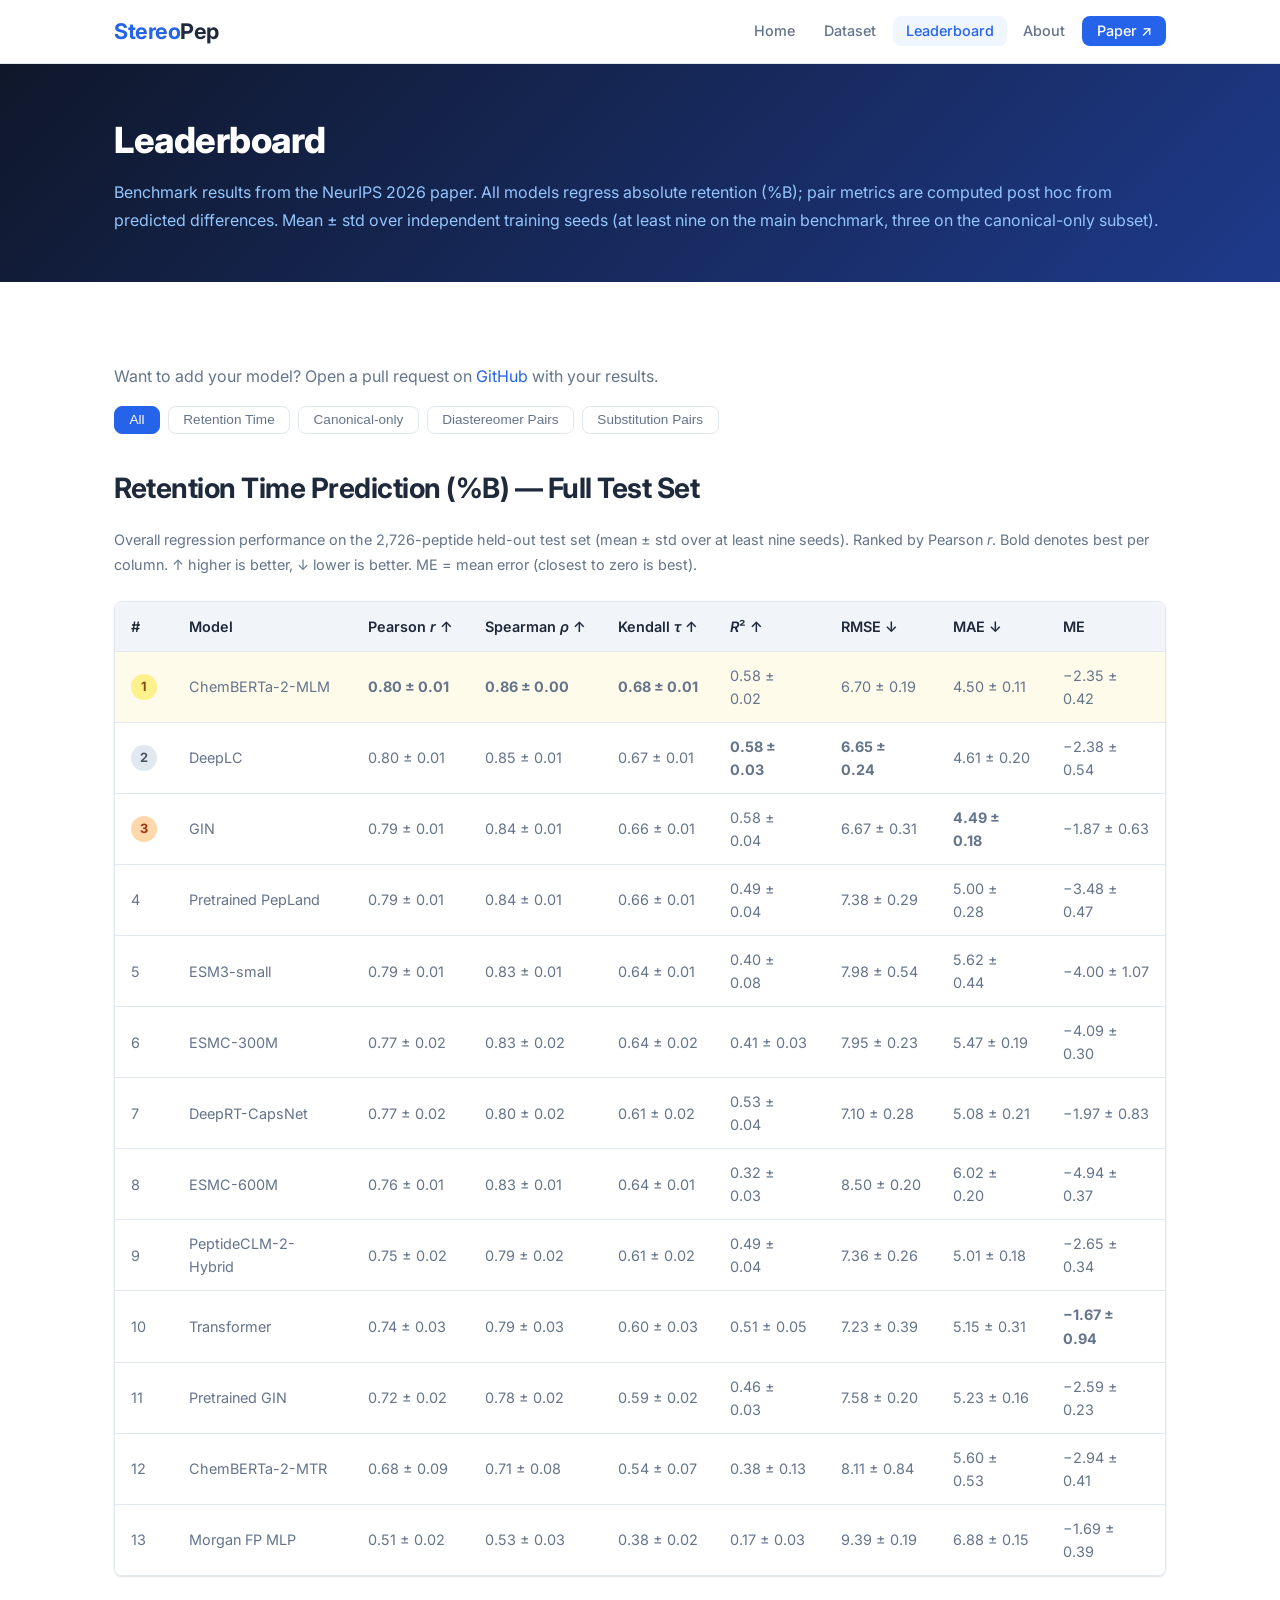
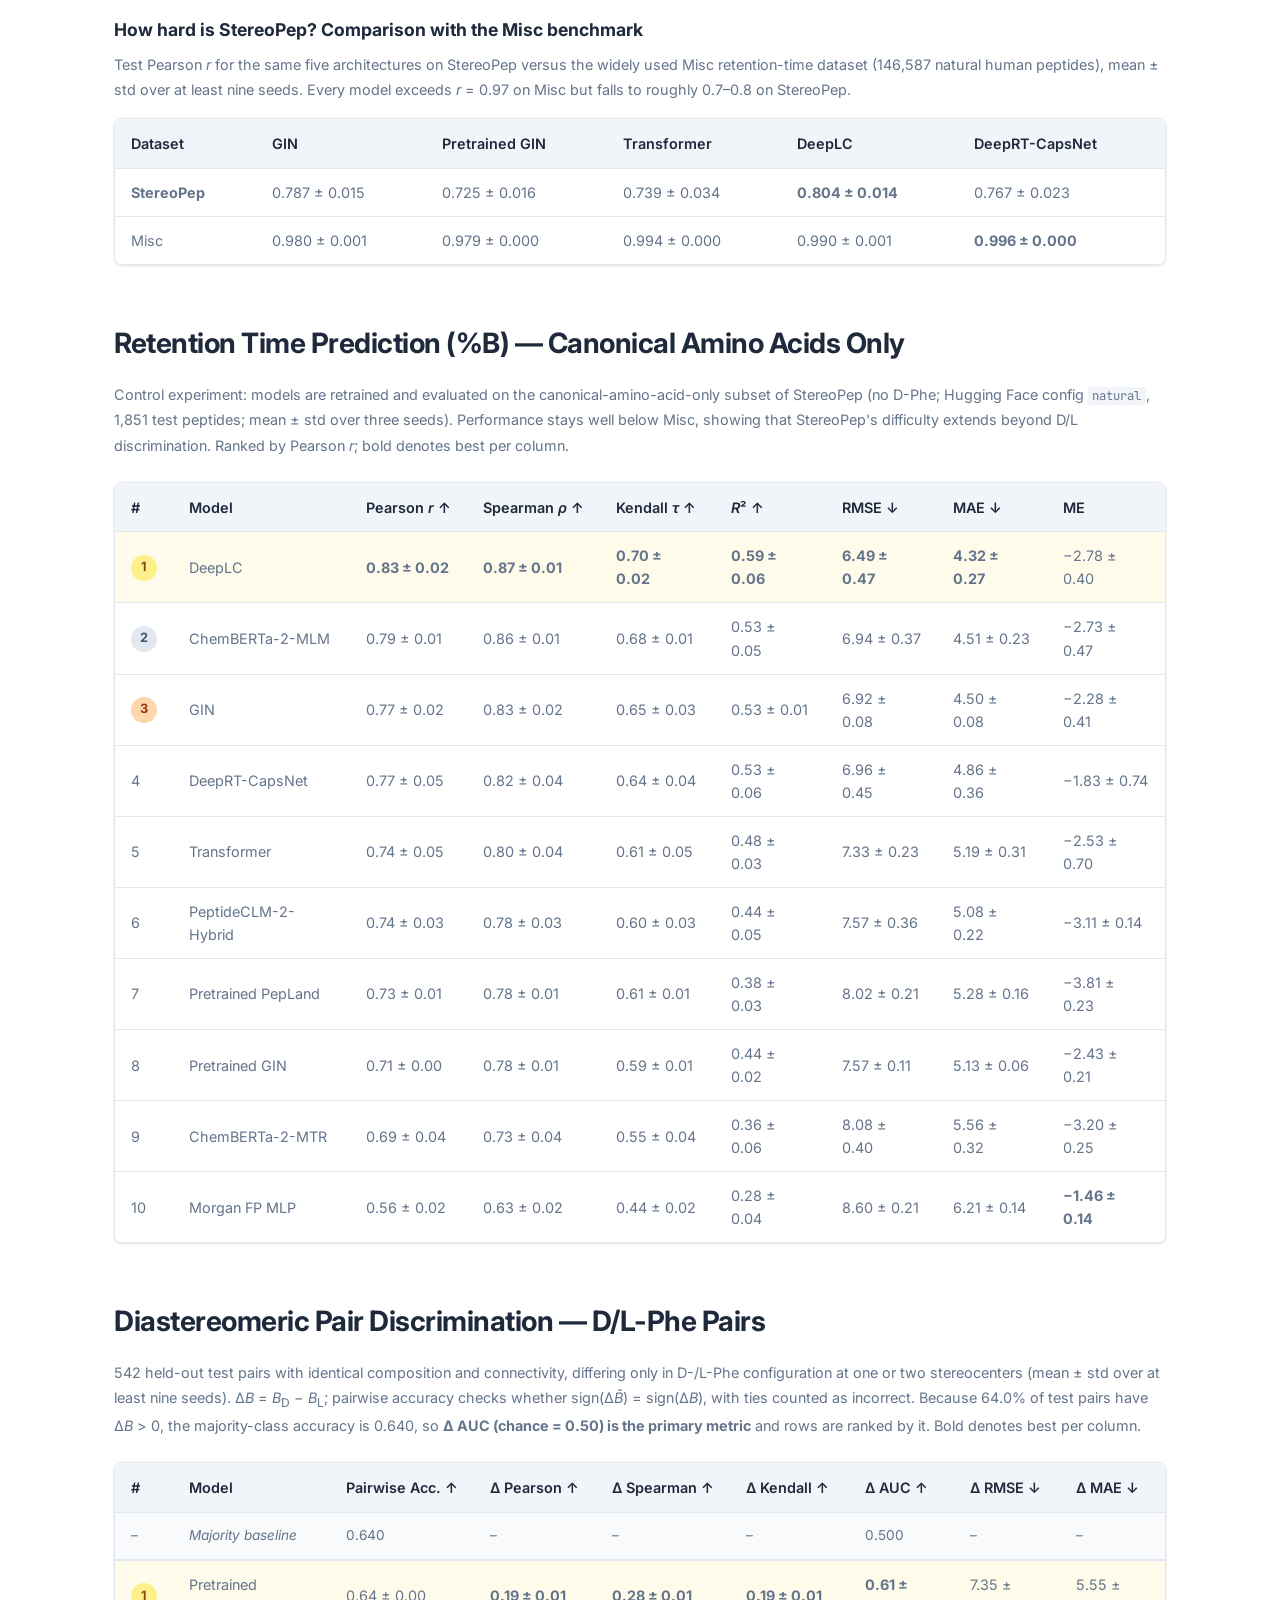
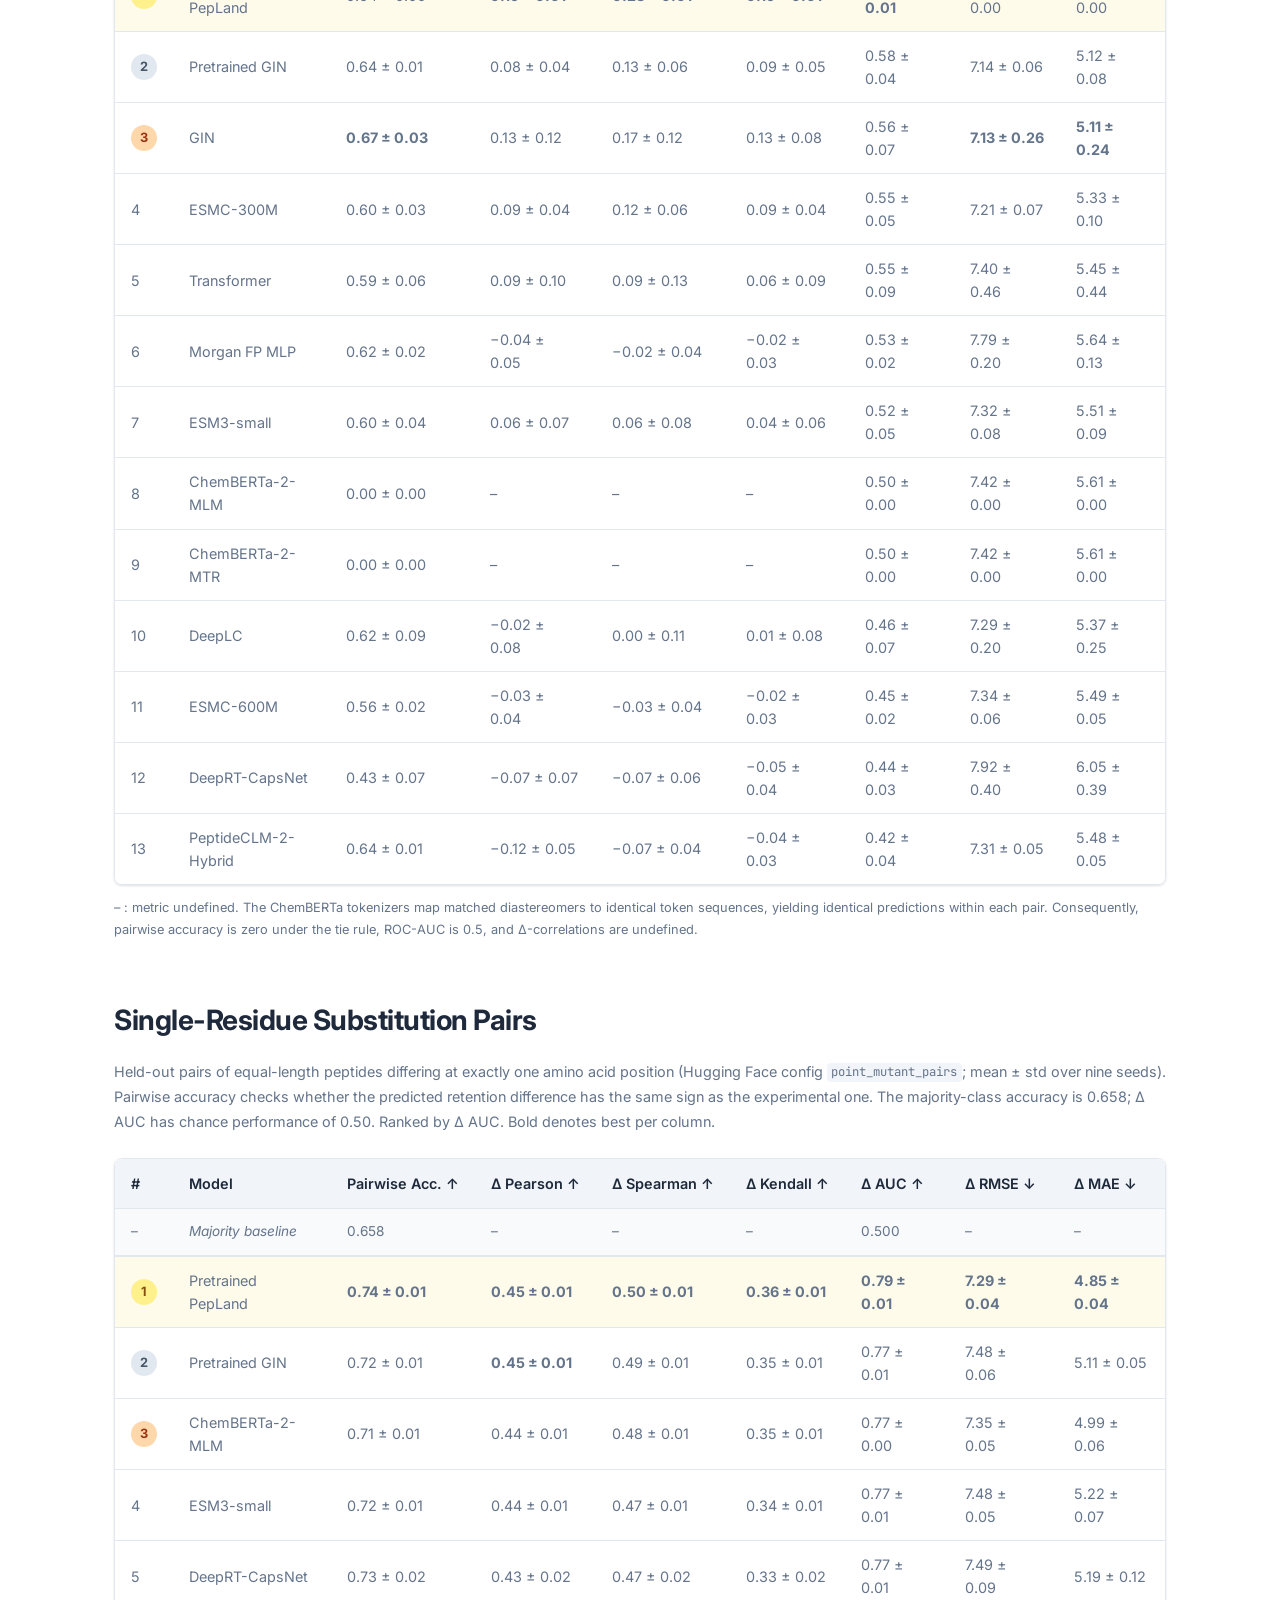
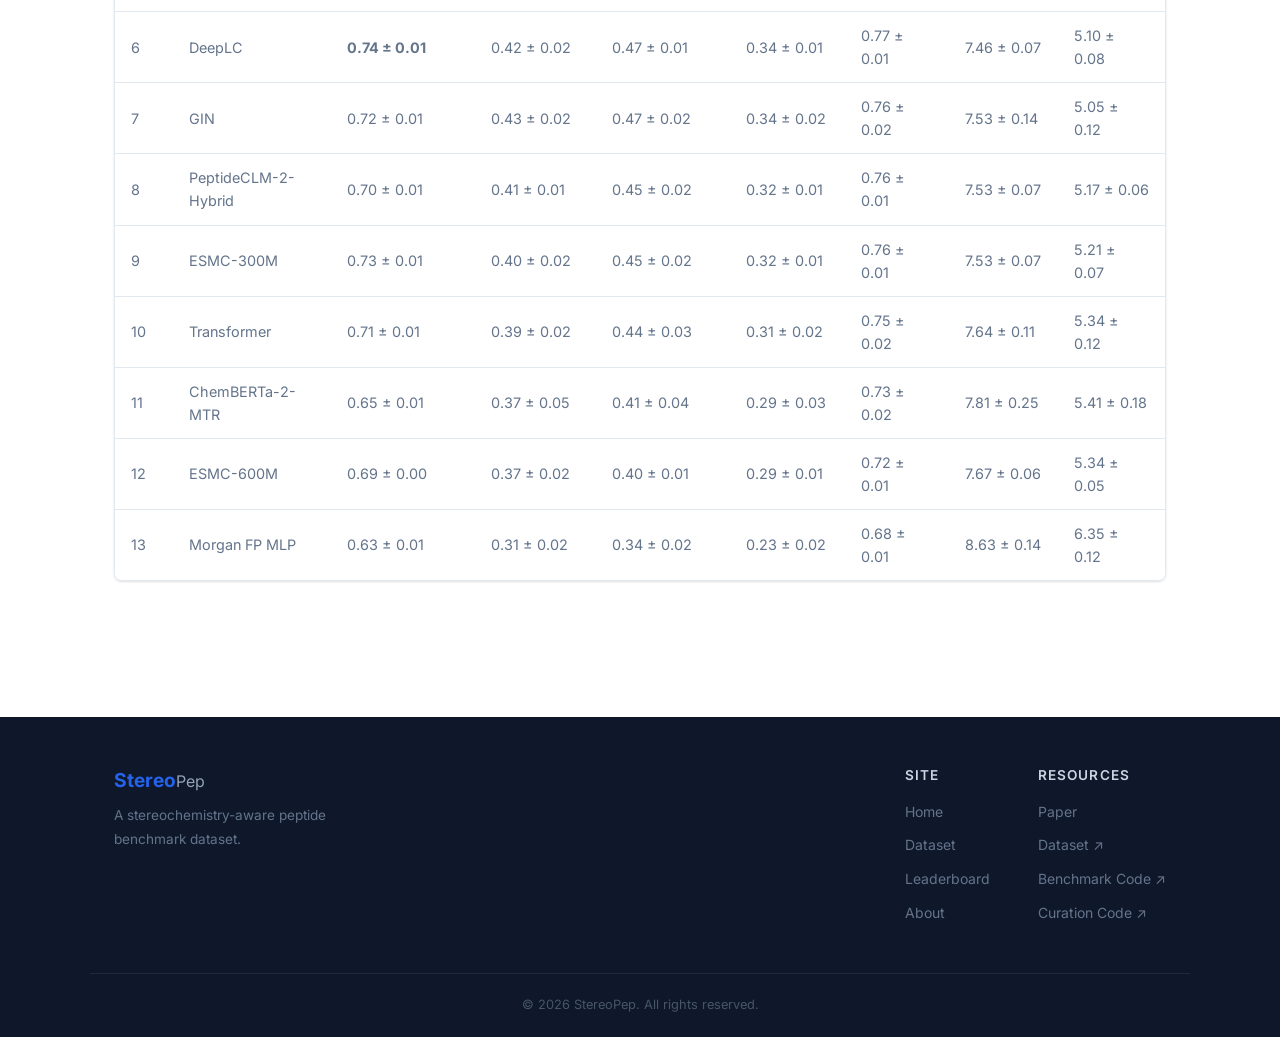
<file: leaderboard.html>
<!DOCTYPE html>
<html lang="en">
<head>
  <meta charset="UTF-8" />
  <meta name="viewport" content="width=device-width, initial-scale=1.0" />
  <title>Leaderboard — StereoPep</title>
  <link rel="stylesheet" href="css/style.css" />
  <link rel="preconnect" href="https://fonts.googleapis.com" />
  <link href="https://fonts.googleapis.com/css2?family=Inter:wght@300;400;500;600;700&family=JetBrains+Mono:wght@400;500&display=swap" rel="stylesheet" />
</head>
<body>

  <nav class="navbar">
    <div class="container nav-inner">
      <a class="nav-logo" href="index.html"><span class="logo-accent">Stereo</span>Pep</a>
      <ul class="nav-links">
        <li><a href="index.html">Home</a></li>
        <li><a href="dataset.html">Dataset</a></li>
        <li><a href="leaderboard.html" class="active">Leaderboard</a></li>
        <li><a href="about.html">About</a></li>
        <li><a href="#" class="btn-nav" target="_blank" rel="noopener">Paper ↗</a></li>
      </ul>
      <button class="hamburger" aria-label="Toggle menu">&#9776;</button>
    </div>
  </nav>

  <div class="page-header">
    <div class="container">
      <h1>Leaderboard</h1>
      <p>Benchmark results from the NeurIPS 2026 paper. All models regress absolute retention (%B); pair metrics are computed post hoc from predicted differences. Mean ± std over independent training seeds (at least nine on the main benchmark, three on the canonical-only subset).</p>
    </div>
  </div>

  <section class="section section-white">
    <div class="container">
      <div class="lb-meta">
        <p>
          Want to add your model? Open a pull request on
          <a href="https://github.com/amirika20/StereoPep-Benchmarks" target="_blank" rel="noopener">GitHub</a> with your results.
        </p>
        <div class="filter-group">
          <button class="filter-btn active" data-filter="all">All</button>
          <button class="filter-btn" data-filter="retention-time">Retention Time</button>
          <button class="filter-btn" data-filter="canonical">Canonical-only</button>
          <button class="filter-btn" data-filter="diastereomer">Diastereomer Pairs</button>
          <button class="filter-btn" data-filter="substitution">Substitution Pairs</button>
        </div>
      </div>

      <!-- ── 1. Retention Time Prediction ─────────────────────────────── -->
      <div class="lb-section" id="lb-retention-time">
        <h2 class="section-title">Retention Time Prediction (%B) — Full Test Set</h2>
        <p style="margin-bottom: 1.5rem; color: var(--text-muted); font-size: 0.9rem;">
          Overall regression performance on the 2,726-peptide held-out test set (mean ± std over at least nine seeds). Ranked by Pearson <em>r</em>.
          Bold denotes best per column. ↑ higher is better, ↓ lower is better. ME = mean error (closest to zero is best).
        </p>
        <div class="table-wrapper">
          <table class="data-table lb-table">
            <thead>
              <tr>
                <th>#</th>
                <th>Model</th>
                <th>Pearson <em>r</em> ↑</th>
                <th>Spearman <em>ρ</em> ↑</th>
                <th>Kendall <em>τ</em> ↑</th>
                <th><em>R</em>² ↑</th>
                <th>RMSE ↓</th>
                <th>MAE ↓</th>
                <th>ME</th>
              </tr>
            </thead>
            <tbody>
              <tr class="rank-1">
                <td><span class="rank-badge gold">1</span></td>
                <td>ChemBERTa-2-MLM</td>
                <td><strong>0.80 ± 0.01</strong></td>
                <td><strong>0.86 ± 0.00</strong></td>
                <td><strong>0.68 ± 0.01</strong></td>
                <td>0.58 ± 0.02</td>
                <td>6.70 ± 0.19</td>
                <td>4.50 ± 0.11</td>
                <td>−2.35 ± 0.42</td>
              </tr>
              <tr class="rank-2">
                <td><span class="rank-badge silver">2</span></td>
                <td>DeepLC</td>
                <td>0.80 ± 0.01</td>
                <td>0.85 ± 0.01</td>
                <td>0.67 ± 0.01</td>
                <td><strong>0.58 ± 0.03</strong></td>
                <td><strong>6.65 ± 0.24</strong></td>
                <td>4.61 ± 0.20</td>
                <td>−2.38 ± 0.54</td>
              </tr>
              <tr class="rank-3">
                <td><span class="rank-badge bronze">3</span></td>
                <td>GIN</td>
                <td>0.79 ± 0.01</td>
                <td>0.84 ± 0.01</td>
                <td>0.66 ± 0.01</td>
                <td>0.58 ± 0.04</td>
                <td>6.67 ± 0.31</td>
                <td><strong>4.49 ± 0.18</strong></td>
                <td>−1.87 ± 0.63</td>
              </tr>
              <tr>
                <td>4</td>
                <td>Pretrained PepLand</td>
                <td>0.79 ± 0.01</td>
                <td>0.84 ± 0.01</td>
                <td>0.66 ± 0.01</td>
                <td>0.49 ± 0.04</td>
                <td>7.38 ± 0.29</td>
                <td>5.00 ± 0.28</td>
                <td>−3.48 ± 0.47</td>
              </tr>
              <tr>
                <td>5</td>
                <td>ESM3-small</td>
                <td>0.79 ± 0.01</td>
                <td>0.83 ± 0.01</td>
                <td>0.64 ± 0.01</td>
                <td>0.40 ± 0.08</td>
                <td>7.98 ± 0.54</td>
                <td>5.62 ± 0.44</td>
                <td>−4.00 ± 1.07</td>
              </tr>
              <tr>
                <td>6</td>
                <td>ESMC-300M</td>
                <td>0.77 ± 0.02</td>
                <td>0.83 ± 0.02</td>
                <td>0.64 ± 0.02</td>
                <td>0.41 ± 0.03</td>
                <td>7.95 ± 0.23</td>
                <td>5.47 ± 0.19</td>
                <td>−4.09 ± 0.30</td>
              </tr>
              <tr>
                <td>7</td>
                <td>DeepRT-CapsNet</td>
                <td>0.77 ± 0.02</td>
                <td>0.80 ± 0.02</td>
                <td>0.61 ± 0.02</td>
                <td>0.53 ± 0.04</td>
                <td>7.10 ± 0.28</td>
                <td>5.08 ± 0.21</td>
                <td>−1.97 ± 0.83</td>
              </tr>
              <tr>
                <td>8</td>
                <td>ESMC-600M</td>
                <td>0.76 ± 0.01</td>
                <td>0.83 ± 0.01</td>
                <td>0.64 ± 0.01</td>
                <td>0.32 ± 0.03</td>
                <td>8.50 ± 0.20</td>
                <td>6.02 ± 0.20</td>
                <td>−4.94 ± 0.37</td>
              </tr>
              <tr>
                <td>9</td>
                <td>PeptideCLM-2-Hybrid</td>
                <td>0.75 ± 0.02</td>
                <td>0.79 ± 0.02</td>
                <td>0.61 ± 0.02</td>
                <td>0.49 ± 0.04</td>
                <td>7.36 ± 0.26</td>
                <td>5.01 ± 0.18</td>
                <td>−2.65 ± 0.34</td>
              </tr>
              <tr>
                <td>10</td>
                <td>Transformer</td>
                <td>0.74 ± 0.03</td>
                <td>0.79 ± 0.03</td>
                <td>0.60 ± 0.03</td>
                <td>0.51 ± 0.05</td>
                <td>7.23 ± 0.39</td>
                <td>5.15 ± 0.31</td>
                <td><strong>−1.67 ± 0.94</strong></td>
              </tr>
              <tr>
                <td>11</td>
                <td>Pretrained GIN</td>
                <td>0.72 ± 0.02</td>
                <td>0.78 ± 0.02</td>
                <td>0.59 ± 0.02</td>
                <td>0.46 ± 0.03</td>
                <td>7.58 ± 0.20</td>
                <td>5.23 ± 0.16</td>
                <td>−2.59 ± 0.23</td>
              </tr>
              <tr>
                <td>12</td>
                <td>ChemBERTa-2-MTR</td>
                <td>0.68 ± 0.09</td>
                <td>0.71 ± 0.08</td>
                <td>0.54 ± 0.07</td>
                <td>0.38 ± 0.13</td>
                <td>8.11 ± 0.84</td>
                <td>5.60 ± 0.53</td>
                <td>−2.94 ± 0.41</td>
              </tr>
              <tr>
                <td>13</td>
                <td>Morgan FP MLP</td>
                <td>0.51 ± 0.02</td>
                <td>0.53 ± 0.03</td>
                <td>0.38 ± 0.02</td>
                <td>0.17 ± 0.03</td>
                <td>9.39 ± 0.19</td>
                <td>6.88 ± 0.15</td>
                <td>−1.69 ± 0.39</td>
              </tr>
            </tbody>
          </table>
        </div>

        <h3 style="margin-top: 2.5rem; margin-bottom: .5rem; font-size: 1.1rem;">How hard is StereoPep? Comparison with the Misc benchmark</h3>
        <p style="margin-bottom: 1rem; color: var(--text-muted); font-size: 0.9rem;">
          Test Pearson <em>r</em> for the same five architectures on StereoPep versus the widely used Misc
          retention-time dataset (146,587 natural human peptides), mean ± std over at least nine seeds. Every model exceeds <em>r</em> = 0.97 on Misc
          but falls to roughly 0.7–0.8 on StereoPep.
        </p>
        <div class="table-wrapper">
          <table class="data-table lb-table">
            <thead>
              <tr>
                <th>Dataset</th>
                <th>GIN</th>
                <th>Pretrained GIN</th>
                <th>Transformer</th>
                <th>DeepLC</th>
                <th>DeepRT-CapsNet</th>
              </tr>
            </thead>
            <tbody>
              <tr>
                <td><strong>StereoPep</strong></td>
                <td>0.787 ± 0.015</td>
                <td>0.725 ± 0.016</td>
                <td>0.739 ± 0.034</td>
                <td><strong>0.804 ± 0.014</strong></td>
                <td>0.767 ± 0.023</td>
              </tr>
              <tr>
                <td>Misc</td>
                <td>0.980 ± 0.001</td>
                <td>0.979 ± 0.000</td>
                <td>0.994 ± 0.000</td>
                <td>0.990 ± 0.001</td>
                <td><strong>0.996 ± 0.000</strong></td>
              </tr>
            </tbody>
          </table>
        </div>
      </div>

      <!-- ── 2. Canonical-amino-acid-only subset ──────────────────────── -->
      <div class="lb-section" id="lb-canonical">
        <h2 class="section-title">Retention Time Prediction (%B) — Canonical Amino Acids Only</h2>
        <p style="margin-bottom: 1.5rem; color: var(--text-muted); font-size: 0.9rem;">
          Control experiment: models are retrained and evaluated on the canonical-amino-acid-only subset of StereoPep
          (no D-Phe; Hugging Face config <code>natural</code>, 1,851 test peptides; mean ± std over three seeds). Performance stays well below Misc,
          showing that StereoPep's difficulty extends beyond D/L discrimination. Ranked by Pearson <em>r</em>; bold denotes best per column.
        </p>
        <div class="table-wrapper">
          <table class="data-table lb-table">
            <thead>
              <tr>
                <th>#</th>
                <th>Model</th>
                <th>Pearson <em>r</em> ↑</th>
                <th>Spearman <em>ρ</em> ↑</th>
                <th>Kendall <em>τ</em> ↑</th>
                <th><em>R</em>² ↑</th>
                <th>RMSE ↓</th>
                <th>MAE ↓</th>
                <th>ME</th>
              </tr>
            </thead>
            <tbody>
              <tr class="rank-1">
                <td><span class="rank-badge gold">1</span></td>
                <td>DeepLC</td>
                <td><strong>0.83 ± 0.02</strong></td>
                <td><strong>0.87 ± 0.01</strong></td>
                <td><strong>0.70 ± 0.02</strong></td>
                <td><strong>0.59 ± 0.06</strong></td>
                <td><strong>6.49 ± 0.47</strong></td>
                <td><strong>4.32 ± 0.27</strong></td>
                <td>−2.78 ± 0.40</td>
              </tr>
              <tr class="rank-2">
                <td><span class="rank-badge silver">2</span></td>
                <td>ChemBERTa-2-MLM</td>
                <td>0.79 ± 0.01</td>
                <td>0.86 ± 0.01</td>
                <td>0.68 ± 0.01</td>
                <td>0.53 ± 0.05</td>
                <td>6.94 ± 0.37</td>
                <td>4.51 ± 0.23</td>
                <td>−2.73 ± 0.47</td>
              </tr>
              <tr class="rank-3">
                <td><span class="rank-badge bronze">3</span></td>
                <td>GIN</td>
                <td>0.77 ± 0.02</td>
                <td>0.83 ± 0.02</td>
                <td>0.65 ± 0.03</td>
                <td>0.53 ± 0.01</td>
                <td>6.92 ± 0.08</td>
                <td>4.50 ± 0.08</td>
                <td>−2.28 ± 0.41</td>
              </tr>
              <tr>
                <td>4</td>
                <td>DeepRT-CapsNet</td>
                <td>0.77 ± 0.05</td>
                <td>0.82 ± 0.04</td>
                <td>0.64 ± 0.04</td>
                <td>0.53 ± 0.06</td>
                <td>6.96 ± 0.45</td>
                <td>4.86 ± 0.36</td>
                <td>−1.83 ± 0.74</td>
              </tr>
              <tr>
                <td>5</td>
                <td>Transformer</td>
                <td>0.74 ± 0.05</td>
                <td>0.80 ± 0.04</td>
                <td>0.61 ± 0.05</td>
                <td>0.48 ± 0.03</td>
                <td>7.33 ± 0.23</td>
                <td>5.19 ± 0.31</td>
                <td>−2.53 ± 0.70</td>
              </tr>
              <tr>
                <td>6</td>
                <td>PeptideCLM-2-Hybrid</td>
                <td>0.74 ± 0.03</td>
                <td>0.78 ± 0.03</td>
                <td>0.60 ± 0.03</td>
                <td>0.44 ± 0.05</td>
                <td>7.57 ± 0.36</td>
                <td>5.08 ± 0.22</td>
                <td>−3.11 ± 0.14</td>
              </tr>
              <tr>
                <td>7</td>
                <td>Pretrained PepLand</td>
                <td>0.73 ± 0.01</td>
                <td>0.78 ± 0.01</td>
                <td>0.61 ± 0.01</td>
                <td>0.38 ± 0.03</td>
                <td>8.02 ± 0.21</td>
                <td>5.28 ± 0.16</td>
                <td>−3.81 ± 0.23</td>
              </tr>
              <tr>
                <td>8</td>
                <td>Pretrained GIN</td>
                <td>0.71 ± 0.00</td>
                <td>0.78 ± 0.01</td>
                <td>0.59 ± 0.01</td>
                <td>0.44 ± 0.02</td>
                <td>7.57 ± 0.11</td>
                <td>5.13 ± 0.06</td>
                <td>−2.43 ± 0.21</td>
              </tr>
              <tr>
                <td>9</td>
                <td>ChemBERTa-2-MTR</td>
                <td>0.69 ± 0.04</td>
                <td>0.73 ± 0.04</td>
                <td>0.55 ± 0.04</td>
                <td>0.36 ± 0.06</td>
                <td>8.08 ± 0.40</td>
                <td>5.56 ± 0.32</td>
                <td>−3.20 ± 0.25</td>
              </tr>
              <tr>
                <td>10</td>
                <td>Morgan FP MLP</td>
                <td>0.56 ± 0.02</td>
                <td>0.63 ± 0.02</td>
                <td>0.44 ± 0.02</td>
                <td>0.28 ± 0.04</td>
                <td>8.60 ± 0.21</td>
                <td>6.21 ± 0.14</td>
                <td><strong>−1.46 ± 0.14</strong></td>
              </tr>
            </tbody>
          </table>
        </div>
      </div>

      <!-- ── 3. Diastereomeric pairs ──────────────────────────────────── -->
      <div class="lb-section" id="lb-diastereomer">
        <h2 class="section-title">Diastereomeric Pair Discrimination — D/L-Phe Pairs</h2>
        <p style="margin-bottom: 1.5rem; color: var(--text-muted); font-size: 0.9rem;">
          542 held-out test pairs with identical composition and connectivity, differing only in D-/L-Phe configuration
          at one or two stereocenters (mean ± std over at least nine seeds). Δ<em>B</em> = <em>B</em><sub>D</sub> − <em>B</em><sub>L</sub>; pairwise accuracy
          checks whether sign(Δ<em>B̂</em>) = sign(Δ<em>B</em>), with ties counted as incorrect.
          Because 64.0% of test pairs have Δ<em>B</em> &gt; 0, the majority-class accuracy is 0.640, so
          <strong>Δ AUC (chance = 0.50) is the primary metric</strong> and rows are ranked by it. Bold denotes best per column.
        </p>
        <div class="table-wrapper">
          <table class="data-table lb-table">
            <thead>
              <tr>
                <th>#</th>
                <th>Model</th>
                <th>Pairwise Acc. ↑</th>
                <th>Δ Pearson ↑</th>
                <th>Δ Spearman ↑</th>
                <th>Δ Kendall ↑</th>
                <th>Δ AUC ↑</th>
                <th>Δ RMSE ↓</th>
                <th>Δ MAE ↓</th>
              </tr>
            </thead>
            <tbody>
              <tr class="baseline-row">
                <td>–</td>
                <td><em>Majority baseline</em></td>
                <td>0.640</td>
                <td>–</td>
                <td>–</td>
                <td>–</td>
                <td>0.500</td>
                <td>–</td>
                <td>–</td>
              </tr>
              <tr class="rank-1">
                <td><span class="rank-badge gold">1</span></td>
                <td>Pretrained PepLand</td>
                <td>0.64 ± 0.00</td>
                <td><strong>0.19 ± 0.01</strong></td>
                <td><strong>0.28 ± 0.01</strong></td>
                <td><strong>0.19 ± 0.01</strong></td>
                <td><strong>0.61 ± 0.01</strong></td>
                <td>7.35 ± 0.00</td>
                <td>5.55 ± 0.00</td>
              </tr>
              <tr class="rank-2">
                <td><span class="rank-badge silver">2</span></td>
                <td>Pretrained GIN</td>
                <td>0.64 ± 0.01</td>
                <td>0.08 ± 0.04</td>
                <td>0.13 ± 0.06</td>
                <td>0.09 ± 0.05</td>
                <td>0.58 ± 0.04</td>
                <td>7.14 ± 0.06</td>
                <td>5.12 ± 0.08</td>
              </tr>
              <tr class="rank-3">
                <td><span class="rank-badge bronze">3</span></td>
                <td>GIN</td>
                <td><strong>0.67 ± 0.03</strong></td>
                <td>0.13 ± 0.12</td>
                <td>0.17 ± 0.12</td>
                <td>0.13 ± 0.08</td>
                <td>0.56 ± 0.07</td>
                <td><strong>7.13 ± 0.26</strong></td>
                <td><strong>5.11 ± 0.24</strong></td>
              </tr>
              <tr>
                <td>4</td>
                <td>ESMC-300M</td>
                <td>0.60 ± 0.03</td>
                <td>0.09 ± 0.04</td>
                <td>0.12 ± 0.06</td>
                <td>0.09 ± 0.04</td>
                <td>0.55 ± 0.05</td>
                <td>7.21 ± 0.07</td>
                <td>5.33 ± 0.10</td>
              </tr>
              <tr>
                <td>5</td>
                <td>Transformer</td>
                <td>0.59 ± 0.06</td>
                <td>0.09 ± 0.10</td>
                <td>0.09 ± 0.13</td>
                <td>0.06 ± 0.09</td>
                <td>0.55 ± 0.09</td>
                <td>7.40 ± 0.46</td>
                <td>5.45 ± 0.44</td>
              </tr>
              <tr>
                <td>6</td>
                <td>Morgan FP MLP</td>
                <td>0.62 ± 0.02</td>
                <td>−0.04 ± 0.05</td>
                <td>−0.02 ± 0.04</td>
                <td>−0.02 ± 0.03</td>
                <td>0.53 ± 0.02</td>
                <td>7.79 ± 0.20</td>
                <td>5.64 ± 0.13</td>
              </tr>
              <tr>
                <td>7</td>
                <td>ESM3-small</td>
                <td>0.60 ± 0.04</td>
                <td>0.06 ± 0.07</td>
                <td>0.06 ± 0.08</td>
                <td>0.04 ± 0.06</td>
                <td>0.52 ± 0.05</td>
                <td>7.32 ± 0.08</td>
                <td>5.51 ± 0.09</td>
              </tr>
              <tr>
                <td>8</td>
                <td>ChemBERTa-2-MLM</td>
                <td>0.00 ± 0.00</td>
                <td>–</td>
                <td>–</td>
                <td>–</td>
                <td>0.50 ± 0.00</td>
                <td>7.42 ± 0.00</td>
                <td>5.61 ± 0.00</td>
              </tr>
              <tr>
                <td>9</td>
                <td>ChemBERTa-2-MTR</td>
                <td>0.00 ± 0.00</td>
                <td>–</td>
                <td>–</td>
                <td>–</td>
                <td>0.50 ± 0.00</td>
                <td>7.42 ± 0.00</td>
                <td>5.61 ± 0.00</td>
              </tr>
              <tr>
                <td>10</td>
                <td>DeepLC</td>
                <td>0.62 ± 0.09</td>
                <td>−0.02 ± 0.08</td>
                <td>0.00 ± 0.11</td>
                <td>0.01 ± 0.08</td>
                <td>0.46 ± 0.07</td>
                <td>7.29 ± 0.20</td>
                <td>5.37 ± 0.25</td>
              </tr>
              <tr>
                <td>11</td>
                <td>ESMC-600M</td>
                <td>0.56 ± 0.02</td>
                <td>−0.03 ± 0.04</td>
                <td>−0.03 ± 0.04</td>
                <td>−0.02 ± 0.03</td>
                <td>0.45 ± 0.02</td>
                <td>7.34 ± 0.06</td>
                <td>5.49 ± 0.05</td>
              </tr>
              <tr>
                <td>12</td>
                <td>DeepRT-CapsNet</td>
                <td>0.43 ± 0.07</td>
                <td>−0.07 ± 0.07</td>
                <td>−0.07 ± 0.06</td>
                <td>−0.05 ± 0.04</td>
                <td>0.44 ± 0.03</td>
                <td>7.92 ± 0.40</td>
                <td>6.05 ± 0.39</td>
              </tr>
              <tr>
                <td>13</td>
                <td>PeptideCLM-2-Hybrid</td>
                <td>0.64 ± 0.01</td>
                <td>−0.12 ± 0.05</td>
                <td>−0.07 ± 0.04</td>
                <td>−0.04 ± 0.03</td>
                <td>0.42 ± 0.04</td>
                <td>7.31 ± 0.05</td>
                <td>5.48 ± 0.05</td>
              </tr>
            </tbody>
          </table>
        </div>
        <p style="margin-top: .75rem; color: var(--text-muted); font-size: 0.8rem;">
          – : metric undefined. The ChemBERTa tokenizers map matched diastereomers to identical token sequences, yielding
          identical predictions within each pair. Consequently, pairwise accuracy is zero under the tie rule, ROC-AUC is 0.5,
          and Δ-correlations are undefined.
        </p>
      </div>

      <!-- ── 4. Single-residue substitution pairs ─────────────────────── -->
      <div class="lb-section" id="lb-substitution">
        <h2 class="section-title">Single-Residue Substitution Pairs</h2>
        <p style="margin-bottom: 1.5rem; color: var(--text-muted); font-size: 0.9rem;">
          Held-out pairs of equal-length peptides differing at exactly one amino acid position
          (Hugging Face config <code>point_mutant_pairs</code>; mean ± std over nine seeds). Pairwise accuracy checks whether the predicted retention
          difference has the same sign as the experimental one. The majority-class accuracy is 0.658; Δ AUC has chance
          performance of 0.50. Ranked by Δ AUC. Bold denotes best per column.
        </p>
        <div class="table-wrapper">
          <table class="data-table lb-table">
            <thead>
              <tr>
                <th>#</th>
                <th>Model</th>
                <th>Pairwise Acc. ↑</th>
                <th>Δ Pearson ↑</th>
                <th>Δ Spearman ↑</th>
                <th>Δ Kendall ↑</th>
                <th>Δ AUC ↑</th>
                <th>Δ RMSE ↓</th>
                <th>Δ MAE ↓</th>
              </tr>
            </thead>
            <tbody>
              <tr class="baseline-row">
                <td>–</td>
                <td><em>Majority baseline</em></td>
                <td>0.658</td>
                <td>–</td>
                <td>–</td>
                <td>–</td>
                <td>0.500</td>
                <td>–</td>
                <td>–</td>
              </tr>
              <tr class="rank-1">
                <td><span class="rank-badge gold">1</span></td>
                <td>Pretrained PepLand</td>
                <td><strong>0.74 ± 0.01</strong></td>
                <td><strong>0.45 ± 0.01</strong></td>
                <td><strong>0.50 ± 0.01</strong></td>
                <td><strong>0.36 ± 0.01</strong></td>
                <td><strong>0.79 ± 0.01</strong></td>
                <td><strong>7.29 ± 0.04</strong></td>
                <td><strong>4.85 ± 0.04</strong></td>
              </tr>
              <tr class="rank-2">
                <td><span class="rank-badge silver">2</span></td>
                <td>Pretrained GIN</td>
                <td>0.72 ± 0.01</td>
                <td><strong>0.45 ± 0.01</strong></td>
                <td>0.49 ± 0.01</td>
                <td>0.35 ± 0.01</td>
                <td>0.77 ± 0.01</td>
                <td>7.48 ± 0.06</td>
                <td>5.11 ± 0.05</td>
              </tr>
              <tr class="rank-3">
                <td><span class="rank-badge bronze">3</span></td>
                <td>ChemBERTa-2-MLM</td>
                <td>0.71 ± 0.01</td>
                <td>0.44 ± 0.01</td>
                <td>0.48 ± 0.01</td>
                <td>0.35 ± 0.01</td>
                <td>0.77 ± 0.00</td>
                <td>7.35 ± 0.05</td>
                <td>4.99 ± 0.06</td>
              </tr>
              <tr>
                <td>4</td>
                <td>ESM3-small</td>
                <td>0.72 ± 0.01</td>
                <td>0.44 ± 0.01</td>
                <td>0.47 ± 0.01</td>
                <td>0.34 ± 0.01</td>
                <td>0.77 ± 0.01</td>
                <td>7.48 ± 0.05</td>
                <td>5.22 ± 0.07</td>
              </tr>
              <tr>
                <td>5</td>
                <td>DeepRT-CapsNet</td>
                <td>0.73 ± 0.02</td>
                <td>0.43 ± 0.02</td>
                <td>0.47 ± 0.02</td>
                <td>0.33 ± 0.02</td>
                <td>0.77 ± 0.01</td>
                <td>7.49 ± 0.09</td>
                <td>5.19 ± 0.12</td>
              </tr>
              <tr>
                <td>6</td>
                <td>DeepLC</td>
                <td><strong>0.74 ± 0.01</strong></td>
                <td>0.42 ± 0.02</td>
                <td>0.47 ± 0.01</td>
                <td>0.34 ± 0.01</td>
                <td>0.77 ± 0.01</td>
                <td>7.46 ± 0.07</td>
                <td>5.10 ± 0.08</td>
              </tr>
              <tr>
                <td>7</td>
                <td>GIN</td>
                <td>0.72 ± 0.01</td>
                <td>0.43 ± 0.02</td>
                <td>0.47 ± 0.02</td>
                <td>0.34 ± 0.02</td>
                <td>0.76 ± 0.02</td>
                <td>7.53 ± 0.14</td>
                <td>5.05 ± 0.12</td>
              </tr>
              <tr>
                <td>8</td>
                <td>PeptideCLM-2-Hybrid</td>
                <td>0.70 ± 0.01</td>
                <td>0.41 ± 0.01</td>
                <td>0.45 ± 0.02</td>
                <td>0.32 ± 0.01</td>
                <td>0.76 ± 0.01</td>
                <td>7.53 ± 0.07</td>
                <td>5.17 ± 0.06</td>
              </tr>
              <tr>
                <td>9</td>
                <td>ESMC-300M</td>
                <td>0.73 ± 0.01</td>
                <td>0.40 ± 0.02</td>
                <td>0.45 ± 0.02</td>
                <td>0.32 ± 0.01</td>
                <td>0.76 ± 0.01</td>
                <td>7.53 ± 0.07</td>
                <td>5.21 ± 0.07</td>
              </tr>
              <tr>
                <td>10</td>
                <td>Transformer</td>
                <td>0.71 ± 0.01</td>
                <td>0.39 ± 0.02</td>
                <td>0.44 ± 0.03</td>
                <td>0.31 ± 0.02</td>
                <td>0.75 ± 0.02</td>
                <td>7.64 ± 0.11</td>
                <td>5.34 ± 0.12</td>
              </tr>
              <tr>
                <td>11</td>
                <td>ChemBERTa-2-MTR</td>
                <td>0.65 ± 0.01</td>
                <td>0.37 ± 0.05</td>
                <td>0.41 ± 0.04</td>
                <td>0.29 ± 0.03</td>
                <td>0.73 ± 0.02</td>
                <td>7.81 ± 0.25</td>
                <td>5.41 ± 0.18</td>
              </tr>
              <tr>
                <td>12</td>
                <td>ESMC-600M</td>
                <td>0.69 ± 0.00</td>
                <td>0.37 ± 0.02</td>
                <td>0.40 ± 0.01</td>
                <td>0.29 ± 0.01</td>
                <td>0.72 ± 0.01</td>
                <td>7.67 ± 0.06</td>
                <td>5.34 ± 0.05</td>
              </tr>
              <tr>
                <td>13</td>
                <td>Morgan FP MLP</td>
                <td>0.63 ± 0.01</td>
                <td>0.31 ± 0.02</td>
                <td>0.34 ± 0.02</td>
                <td>0.23 ± 0.02</td>
                <td>0.68 ± 0.01</td>
                <td>8.63 ± 0.14</td>
                <td>6.35 ± 0.12</td>
              </tr>
            </tbody>
          </table>
        </div>
      </div>

    </div>
  </section>

  <footer class="footer">
    <div class="container footer-inner">
      <div class="footer-brand">
        <span class="logo-accent">Stereo</span>Pep
        <p>A stereochemistry-aware peptide benchmark dataset.</p>
      </div>
      <div class="footer-links">
        <div class="footer-col">
          <h4>Site</h4>
          <ul>
            <li><a href="index.html">Home</a></li>
            <li><a href="dataset.html">Dataset</a></li>
            <li><a href="leaderboard.html">Leaderboard</a></li>
            <li><a href="about.html">About</a></li>
          </ul>
        </div>
        <div class="footer-col">
          <h4>Resources</h4>
          <ul>
            <li><a href="#" target="_blank" rel="noopener">Paper</a></li>
            <li><a href="https://huggingface.co/datasets/amirka20/StereoPep" target="_blank" rel="noopener">Dataset ↗</a></li>
            <li><a href="https://github.com/amirika20/StereoPep-Benchmarks" target="_blank" rel="noopener">Benchmark Code ↗</a></li>
            <li><a href="https://github.com/amirika20/StereoPep-Curation" target="_blank" rel="noopener">Curation Code ↗</a></li>
          </ul>
        </div>
      </div>
    </div>
    <div class="footer-bottom">
      <p>&copy; 2026 StereoPep. All rights reserved.</p>
    </div>
  </footer>

  <script src="js/main.js"></script>
</body>
</html>
</file>
<file: css/style.css>
/* ── Reset & Base ─────────────────────────────────────────────────── */
*, *::before, *::after { box-sizing: border-box; margin: 0; padding: 0; }

:root {
  --primary:     #2563eb;
  --primary-dk:  #1d4ed8;
  --accent:      #7c3aed;
  --bg-light:    #f8fafc;
  --bg-white:    #ffffff;
  --text:        #1e293b;
  --text-muted:  #64748b;
  --border:      #e2e8f0;
  --radius:      8px;
  --shadow:      0 1px 3px rgba(0,0,0,.08), 0 1px 2px rgba(0,0,0,.06);
  --shadow-md:   0 4px 6px -1px rgba(0,0,0,.1), 0 2px 4px -1px rgba(0,0,0,.06);
  --shadow-lg:   0 10px 15px -3px rgba(0,0,0,.1), 0 4px 6px -2px rgba(0,0,0,.05);
  --nav-h:       64px;
  --font:        'Inter', system-ui, sans-serif;
  --mono:        'JetBrains Mono', 'Fira Code', monospace;
}

html { scroll-behavior: smooth; }

body {
  font-family: var(--font);
  color: var(--text);
  background: var(--bg-white);
  line-height: 1.6;
  -webkit-font-smoothing: antialiased;
}

a { color: var(--primary); text-decoration: none; }
a:hover { text-decoration: underline; }

p { color: var(--text-muted); line-height: 1.75; }

/* ── Layout ───────────────────────────────────────────────────────── */
.container {
  max-width: 1100px;
  margin: 0 auto;
  padding: 0 1.5rem;
}
.container.narrow { max-width: 760px; }

/* ── Navbar ───────────────────────────────────────────────────────── */
.navbar {
  position: sticky;
  top: 0;
  z-index: 100;
  height: var(--nav-h);
  background: rgba(255,255,255,.92);
  backdrop-filter: blur(12px);
  border-bottom: 1px solid var(--border);
}

.nav-inner {
  display: flex;
  align-items: center;
  justify-content: space-between;
  height: 100%;
}

.nav-logo {
  font-size: 1.35rem;
  font-weight: 700;
  color: var(--text);
  text-decoration: none;
  letter-spacing: -.5px;
}

.logo-accent { color: var(--primary); }

.nav-links {
  display: flex;
  align-items: center;
  gap: 0.25rem;
  list-style: none;
}

.nav-links a {
  padding: .4rem .8rem;
  border-radius: var(--radius);
  font-size: .9rem;
  font-weight: 500;
  color: var(--text-muted);
  transition: color .15s, background .15s;
  text-decoration: none;
}

.nav-links a:hover,
.nav-links a.active {
  color: var(--primary);
  background: #eff6ff;
}

.btn-nav {
  background: var(--primary) !important;
  color: #fff !important;
  padding: .4rem .9rem !important;
}
.btn-nav:hover { background: var(--primary-dk) !important; }

.hamburger {
  display: none;
  background: none;
  border: none;
  font-size: 1.4rem;
  cursor: pointer;
  color: var(--text);
}

/* ── Hero ─────────────────────────────────────────────────────────── */
.hero {
  background: linear-gradient(135deg, #0f172a 0%, #1e3a8a 50%, #1d4ed8 100%);
  padding: 5rem 0 4rem;
  color: #fff;
  text-align: center;
}

.hero-inner { display: flex; flex-direction: column; align-items: center; gap: 1.5rem; }

.hero-badge {
  display: inline-block;
  background: rgba(255,255,255,.15);
  border: 1px solid rgba(255,255,255,.25);
  color: #bfdbfe;
  font-size: .8rem;
  font-weight: 600;
  letter-spacing: .08em;
  text-transform: uppercase;
  padding: .3rem .9rem;
  border-radius: 999px;
}

.hero-title {
  font-size: clamp(2.8rem, 6vw, 4.5rem);
  font-weight: 800;
  letter-spacing: -2px;
  color: #fff;
  line-height: 1.1;
}

.hero-title .accent { color: #93c5fd; }

.hero-subtitle {
  max-width: 640px;
  font-size: 1.1rem;
  color: #bfdbfe;
  line-height: 1.7;
}

.hero-stats {
  display: flex;
  gap: 1rem;
  flex-wrap: wrap;
  justify-content: center;
  margin: .5rem 0;
}

.stat-card {
  background: rgba(255,255,255,.1);
  border: 1px solid rgba(255,255,255,.2);
  border-radius: var(--radius);
  padding: 1rem 1.75rem;
  display: flex;
  flex-direction: column;
  align-items: center;
  gap: .2rem;
  min-width: 110px;
}

.stat-num {
  font-size: 1.6rem;
  font-weight: 700;
  color: #fff;
  letter-spacing: -.5px;
}

.stat-label {
  font-size: .78rem;
  font-weight: 500;
  color: #93c5fd;
  text-transform: uppercase;
  letter-spacing: .06em;
}

.hero-actions {
  display: flex;
  gap: .75rem;
  flex-wrap: wrap;
  justify-content: center;
}

/* ── Buttons ──────────────────────────────────────────────────────── */
.btn {
  display: inline-flex;
  align-items: center;
  gap: .4rem;
  padding: .6rem 1.4rem;
  border-radius: var(--radius);
  font-weight: 600;
  font-size: .9rem;
  cursor: pointer;
  border: 2px solid transparent;
  transition: all .15s;
  text-decoration: none;
}

.btn-primary {
  background: var(--primary);
  color: #fff;
}
.btn-primary:hover { background: var(--primary-dk); text-decoration: none; }

.btn-secondary {
  background: #fff;
  color: var(--primary);
}
.btn-secondary:hover { background: #eff6ff; text-decoration: none; }

.btn-outline {
  background: transparent;
  color: #fff;
  border-color: rgba(255,255,255,.4);
}
.btn-outline:hover { background: rgba(255,255,255,.1); border-color: #fff; text-decoration: none; }

/* ── Sections ─────────────────────────────────────────────────────── */
.section { padding: 5rem 0; }
.section-light { background: var(--bg-light); }
.section-white { background: var(--bg-white); }

.section-title {
  font-size: 1.75rem;
  font-weight: 700;
  color: var(--text);
  letter-spacing: -.5px;
  margin-bottom: 1rem;
}

.section-desc {
  max-width: 680px;
  font-size: 1rem;
  color: var(--text-muted);
  margin-bottom: 2.5rem;
  line-height: 1.75;
}

/* ── Cards ────────────────────────────────────────────────────────── */
.card-grid {
  display: grid;
  grid-template-columns: repeat(auto-fit, minmax(220px, 1fr));
  gap: 1.25rem;
}

.card {
  background: var(--bg-white);
  border: 1px solid var(--border);
  border-radius: var(--radius);
  padding: 1.75rem 1.5rem;
  box-shadow: var(--shadow);
  transition: box-shadow .2s, transform .2s;
}

.card:hover { box-shadow: var(--shadow-md); transform: translateY(-2px); }

.card-icon { font-size: 2rem; margin-bottom: .75rem; }

.card h3 {
  font-size: 1rem;
  font-weight: 600;
  color: var(--text);
  margin-bottom: .5rem;
}

.card p { font-size: .9rem; }

/* ── Tables ───────────────────────────────────────────────────────── */
.table-wrapper {
  overflow-x: auto;
  border-radius: var(--radius);
  border: 1px solid var(--border);
  box-shadow: var(--shadow);
}

.data-table {
  width: 100%;
  border-collapse: collapse;
  font-size: .9rem;
  background: var(--bg-white);
}

.data-table thead {
  background: #f1f5f9;
}

.data-table th {
  padding: .8rem 1rem;
  text-align: left;
  font-weight: 600;
  color: var(--text);
  white-space: nowrap;
  border-bottom: 1px solid var(--border);
}

.data-table td {
  padding: .75rem 1rem;
  color: var(--text-muted);
  border-bottom: 1px solid var(--border);
}

.data-table tr:last-child td { border-bottom: none; }

.data-table tbody tr:hover { background: #f8fafc; }

.rank-1 td { background: #fffbeb; }

/* ── Tags / Badges ────────────────────────────────────────────────── */
.tag {
  display: inline-block;
  padding: .2rem .6rem;
  border-radius: 999px;
  font-size: .75rem;
  font-weight: 600;
  letter-spacing: .04em;
}

.tag-class { background: #dbeafe; color: #1d4ed8; }
.tag-reg   { background: #dcfce7; color: #15803d; }
.tag-bio   { background: #fce7f3; color: #be185d; }
.tag-phys  { background: #ede9fe; color: #6d28d9; }

/* ── Leaderboard ──────────────────────────────────────────────────── */
.lb-meta {
  display: flex;
  align-items: center;
  justify-content: space-between;
  flex-wrap: wrap;
  gap: 1rem;
  margin-bottom: 2rem;
}

.lb-filters { display: flex; gap: .5rem; flex-wrap: wrap; }

.filter-btn {
  padding: .35rem .9rem;
  border-radius: var(--radius);
  border: 1px solid var(--border);
  background: var(--bg-white);
  font-size: .85rem;
  font-weight: 500;
  cursor: pointer;
  color: var(--text-muted);
  transition: all .15s;
}

.filter-btn.active,
.filter-btn:hover {
  background: var(--primary);
  color: #fff;
  border-color: var(--primary);
}

.lb-section { margin-bottom: 3.5rem; }

.rank-badge {
  display: inline-flex;
  align-items: center;
  justify-content: center;
  width: 26px;
  height: 26px;
  border-radius: 50%;
  font-size: .8rem;
  font-weight: 700;
}

.rank-badge.gold   { background: #fef08a; color: #854d0e; }
.rank-badge.silver { background: #e2e8f0; color: #475569; }
.rank-badge.bronze { background: #fed7aa; color: #9a3412; }

/* ── Dataset page ─────────────────────────────────────────────────── */
.dataset-entry {
  background: var(--bg-white);
  border: 1px solid var(--border);
  border-radius: var(--radius);
  padding: 2rem;
  margin-bottom: 2rem;
  box-shadow: var(--shadow);
}

.dataset-header {
  display: flex;
  align-items: center;
  gap: 1rem;
  flex-wrap: wrap;
  margin-bottom: 1rem;
}

.dataset-header h3 {
  font-size: 1.2rem;
  font-weight: 700;
  color: var(--text);
}

.dataset-tags { display: flex; gap: .4rem; flex-wrap: wrap; }

.dataset-entry p { margin-bottom: 1.25rem; }

.download-grid {
  display: grid;
  grid-template-columns: repeat(auto-fit, minmax(200px, 1fr));
  gap: 1rem;
  margin-bottom: 1rem;
}

.download-card {
  display: flex;
  flex-direction: column;
  align-items: center;
  gap: .5rem;
  padding: 1.75rem 1rem;
  background: var(--bg-white);
  border: 2px solid var(--border);
  border-radius: var(--radius);
  text-decoration: none;
  transition: border-color .15s, box-shadow .15s, transform .15s;
}

.download-card:hover {
  border-color: var(--primary);
  box-shadow: var(--shadow-md);
  transform: translateY(-2px);
  text-decoration: none;
}

.dl-icon { font-size: 2.2rem; }
.dl-label { font-weight: 600; font-size: .95rem; color: var(--text); }
.dl-format { font-size: .8rem; color: var(--text-muted); font-family: var(--mono); }

.feature-list {
  padding-left: 1.25rem;
  display: flex;
  flex-direction: column;
  gap: .5rem;
  margin-top: .5rem;
}

.feature-list li { color: var(--text-muted); font-size: .9rem; }
.feature-list strong { color: var(--text); }

/* ── Code block ───────────────────────────────────────────────────── */
.code-block {
  background: #0f172a;
  color: #e2e8f0;
  padding: 1.5rem;
  border-radius: var(--radius);
  font-family: var(--mono);
  font-size: .85rem;
  line-height: 1.7;
  overflow-x: auto;
  box-shadow: var(--shadow-md);
}

/* ── Page header (inner pages) ────────────────────────────────────── */
.page-header {
  background: linear-gradient(135deg, #0f172a, #1e3a8a);
  padding: 3rem 0;
  color: #fff;
}

.page-header h1 {
  font-size: 2.25rem;
  font-weight: 800;
  letter-spacing: -.5px;
  color: #fff;
  margin-bottom: .5rem;
}

.page-header p { color: #93c5fd; font-size: 1rem; }

/* ── About / Team ─────────────────────────────────────────────────── */
.narrow p { margin-bottom: 1rem; }

.team-grid {
  display: grid;
  grid-template-columns: repeat(auto-fit, minmax(180px, 1fr));
  gap: 1.25rem;
  margin-top: 1rem;
}

.team-card {
  text-align: center;
  padding: 1.75rem 1rem;
  background: var(--bg-light);
  border: 1px solid var(--border);
  border-radius: var(--radius);
}

.team-avatar {
  font-size: 2.5rem;
  margin-bottom: .75rem;
}

.team-card h4 { font-size: 1rem; font-weight: 600; color: var(--text); margin-bottom: .25rem; }
.team-card p  { font-size: .85rem; margin-bottom: .5rem; }
.team-card a  { font-size: .85rem; }

/* ── Footer ───────────────────────────────────────────────────────── */
.footer {
  background: #0f172a;
  color: #94a3b8;
  padding: 3rem 0 0;
}

.footer-inner {
  display: flex;
  justify-content: space-between;
  gap: 3rem;
  flex-wrap: wrap;
  padding-bottom: 3rem;
  border-bottom: 1px solid #1e293b;
}

.footer-brand { max-width: 260px; }
.footer-brand .logo-accent { font-size: 1.2rem; font-weight: 700; }
.footer-brand p { font-size: .85rem; margin-top: .5rem; color: #64748b; }

.footer-links { display: flex; gap: 3rem; flex-wrap: wrap; }

.footer-col h4 {
  font-size: .85rem;
  font-weight: 600;
  text-transform: uppercase;
  letter-spacing: .08em;
  color: #cbd5e1;
  margin-bottom: .75rem;
}

.footer-col ul { list-style: none; display: flex; flex-direction: column; gap: .5rem; }

.footer-col a {
  font-size: .875rem;
  color: #64748b;
  text-decoration: none;
  transition: color .15s;
}

.footer-col a:hover { color: #93c5fd; }

.footer-bottom {
  padding: 1.25rem 0;
  text-align: center;
}

.footer-bottom p { font-size: .8rem; color: #475569; }

/* ── Diastereomer teaser banner ───────────────────────────────────── */
.diast-teaser {
  background: #eff6ff;
  border-top: 1px solid #bfdbfe;
  border-bottom: 1px solid #bfdbfe;
  padding: 0.8rem 0;
}

.diast-teaser-inner {
  display: flex;
  align-items: center;
  gap: 0.75rem;
}

.diast-teaser-icon { font-size: 1.2rem; flex-shrink: 0; }

.diast-teaser p {
  margin: 0;
  font-size: 0.9rem;
  color: var(--text-muted);
  line-height: 1.5;
}

.diast-teaser a {
  color: var(--primary);
  font-weight: 600;
}

/* ── Molecular Viewer ─────────────────────────────────────────────── */
.mol-viewer-row {
  display: flex;
  align-items: flex-start;
  gap: 1.5rem;
  justify-content: center;
  flex-wrap: wrap;
  margin-bottom: 2rem;
}

.mol-card {
  flex: 1;
  min-width: 280px;
  max-width: 460px;
  background: var(--bg-white);
  border: 1px solid var(--border);
  border-radius: var(--radius);
  padding: 1.25rem;
  box-shadow: var(--shadow-md);
}

.mol-card-ll { border-top: 3px solid #2563eb; }
.mol-card-ld { border-top: 3px solid #7c3aed; }

.mol-card-header {
  display: flex;
  align-items: center;
  gap: 0.75rem;
  margin-bottom: 0.75rem;
  flex-wrap: wrap;
}

.mol-badge {
  font-family: var(--mono);
  font-size: 0.85rem;
  font-weight: 600;
  padding: 0.2rem 0.7rem;
  border-radius: 999px;
}

.mol-badge-ll { background: #dbeafe; color: #1d4ed8; }
.mol-badge-ld { background: #ede9fe; color: #6d28d9; }

.mol-config {
  font-size: 0.8rem;
  color: var(--text-muted);
}

.mol-canvas {
  width: 100%;
  height: 320px;
  border-radius: 6px;
  background: #f1f5f9;
  position: relative;
  overflow: hidden;
}

.mol-loading,
.mol-error {
  position: absolute;
  inset: 0;
  display: flex;
  align-items: center;
  justify-content: center;
  font-size: 0.85rem;
  color: var(--text-muted);
  text-align: center;
  padding: 1rem;
  pointer-events: none;
}

.mol-hint {
  margin-top: 0.6rem;
  font-size: 0.75rem;
  color: var(--text-muted);
  text-align: center;
}

.mol-vs {
  display: flex;
  align-items: center;
  justify-content: center;
  font-size: 1.1rem;
  font-weight: 700;
  color: var(--text-muted);
  align-self: center;
  flex-shrink: 0;
  padding: 0 0.25rem;
}

.mol-note {
  text-align: center;
  max-width: 620px;
  margin: 0 auto;
  font-size: 0.9rem;
  color: var(--text-muted);
}

/* ── Responsive ───────────────────────────────────────────────────── */
@media (max-width: 700px) {
  .nav-links { display: none; flex-direction: column; gap: .5rem; }
  .nav-links.open {
    display: flex;
    position: absolute;
    top: var(--nav-h);
    left: 0; right: 0;
    background: #fff;
    border-bottom: 1px solid var(--border);
    padding: 1rem 1.5rem;
    box-shadow: var(--shadow-md);
  }
  .hamburger { display: block; }

  .hero { padding: 3rem 0 2.5rem; }
  .hero-title { font-size: 2.5rem; }
  .stat-card { padding: .75rem 1.25rem; }

  .section { padding: 3rem 0; }
  .section-title { font-size: 1.4rem; }

  .footer-inner { flex-direction: column; gap: 2rem; }
  .footer-links { gap: 2rem; }

  .lb-meta { flex-direction: column; align-items: flex-start; }

  .mol-canvas { height: 240px; }
  .mol-vs { padding: 0.25rem 0; }
}

/* ── Leaderboard baseline rows ────────────────────────────────────── */
.baseline-row td {
  background: #f8fafc;
  color: var(--text-muted);
  font-size: .85rem;
  border-bottom: 2px solid var(--border);
}

.filter-group {
  display: flex;
  flex-wrap: wrap;
  gap: .5rem;
}

.data-table code,
.section-desc code,
p code {
  font-family: 'JetBrains Mono', monospace;
  font-size: .85em;
  background: #f1f5f9;
  padding: .1em .35em;
  border-radius: 4px;
}
</file>
